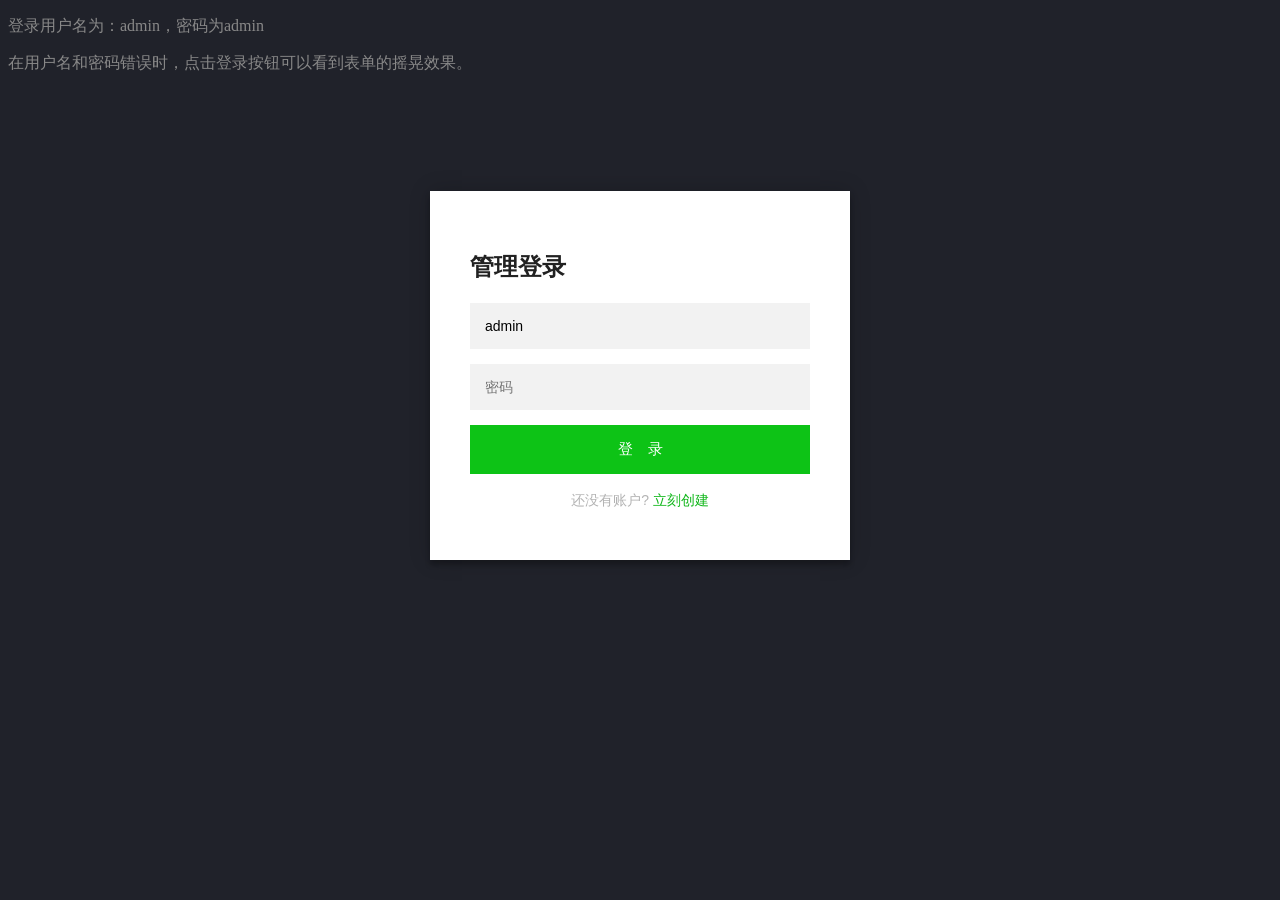
<file: target/HMS0/model/ladmin/login.html>
<!DOCTYPE html>
<html lang="zh">
<head>
<meta charset="UTF-8">
<meta http-equiv="X-UA-Compatible" content="IE=edge,chrome=1">
<meta name="viewport" content="width=device-width, initial-scale=1.0">
<title>带摇晃特效的扁平风格登录注册表单界面</title>
<link rel="stylesheet" type="text/css" href="css/login.css">
</head>
<body>
<p class="center">登录用户名为：admin，密码为admin</p>
<p class="center">在用户名和密码错误时，点击登录按钮可以看到表单的摇晃效果。</p>
<div id="wrapper" class="login-page">
<div id="login_form" class="form">
<form class="register-form">
<input type="text" placeholder="用户名" value="admin" id="r_user_name" />
<input type="password" placeholder="密码" id="r_password" />
<input type="text" placeholder="电子邮件" id="r_emial" />
<button id="create">创建账户</button>
<p class="message">已经有了一个账户? <a href="#">立刻登录</a></p>
</form>
<form class="login-form">
 <h2>管理登录</h2>
<input type="text" placeholder="用户名" value="admin" id="user_name" />
<input type="password" placeholder="密码" id="password" />
<button id="login">登　录</button>
<p class="message">还没有账户? <a href="#">立刻创建</a></p>
</form>
</div>
</div>
<script src="http://www.jq22.com/jquery/jquery-1.10.2.js"></script>
<script type="text/javascript">
	function check_login()
	{
	 var name=$("#user_name").val();
	 var pass=$("#password").val();
	 if(name=="admin" && pass=="admin")
	 {
	  alert("登录成功！");
	  $("#user_name").val("");
	  $("#password").val("");
       $(location).attr('href', 'index.html');
	 }
	 else
	 {
	  $("#login_form").removeClass('shake_effect');  
	  setTimeout(function()
	  {
	   $("#login_form").addClass('shake_effect')
	  },1);  
	 }
	}
	function check_register(){
		var name = $("#r_user_name").val();
		var pass = $("#r_password").val();
		var email = $("r_email").val();
		if(name!="" && pass=="" && email != "")
		 {
		  alert("注册成功！");
		  $("#user_name").val("");
		  $("#password").val("");
		 }
		 else
		 {
		  $("#login_form").removeClass('shake_effect');  
		  setTimeout(function()
		  {
		   $("#login_form").addClass('shake_effect')
		  },1);  
		 }
	}
	$(function(){
		$("#create").click(function(){
			check_register();
			return false;
		})
		$("#login").click(function(){
			check_login();
			return false;
		})
		$('.message a').click(function () {
		    $('form').animate({
		        height: 'toggle',
		        opacity: 'toggle'
		    }, 'slow');
		});
	})
	</script>
</body>
</html>
</file>
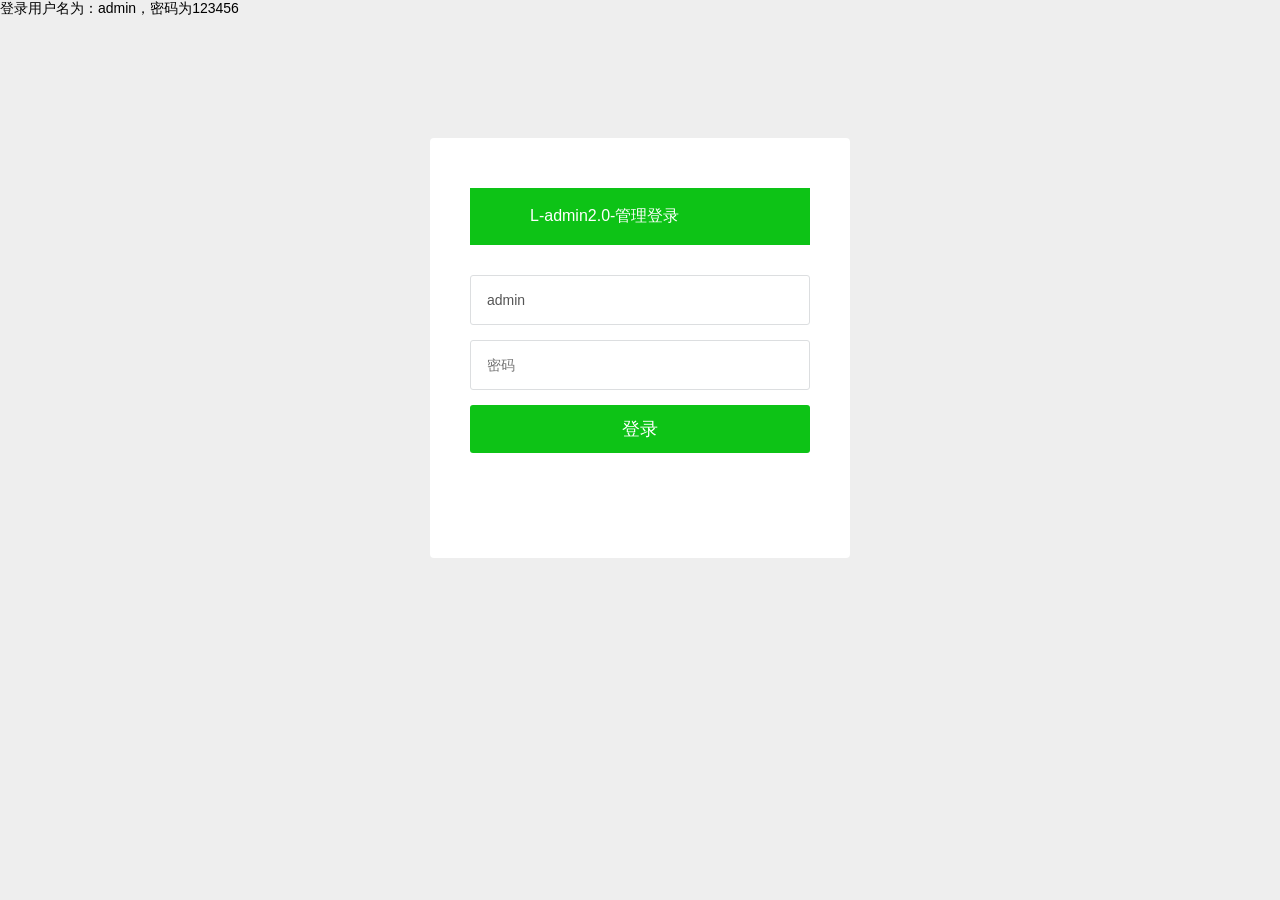
<file: target/HMS0/model/ladmin/login2.html>
<!doctype html>
<html lang="en">
<head>
	<meta charset="UTF-8">
	<title>后台登录-X-admin2.0</title>
	<meta name="renderer" content="webkit|ie-comp|ie-stand">
    <meta http-equiv="X-UA-Compatible" content="IE=edge,chrome=1">
    <meta name="viewport" content="width=device-width,user-scalable=yes, minimum-scale=0.4, initial-scale=0.8,target-densitydpi=low-dpi" />
    <meta http-equiv="Cache-Control" content="no-siteapp" />

    <link rel="shortcut icon" href="/favicon.ico" type="image/x-icon" />
    <link rel="stylesheet" href="css/font.css">
	<link rel="stylesheet" href="css/xadmin.css">
    <script src="http://www.jq22.com/jquery/jquery-1.10.2.js"></script>
    <script src="lib/layui/layui.js" charset="utf-8"></script>
    <script type="text/javascript" src="js/xadmin.js"></script>

</head>
<body class="login-bg">
<p class="center">登录用户名为：admin，密码为123456</p>
    <div class="login layui-anim layui-anim-up">
        <div class="message">L-admin2.0-管理登录</div>
        <div id="darkbannerwrap"></div>
        
        <form method="post" class="layui-form" >
            <input name="username" placeholder="用户名"  type="text" lay-verify="required" class="layui-input" value="admin">
            <hr class="hr15">
            <input name="password" lay-verify="required" placeholder="密码"  type="password" class="layui-input">
            <hr class="hr15">
            <input value="登录" style="background:#0dc316;" lay-submit lay-filter="login" style="width:100%;" type="submit">
            <hr class="hr20" >
        </form>
    </div>

    <script>
        $(function  () {
            layui.use('form', function(){
              var form = layui.form;
              // layer.msg('玩命卖萌中', function(){
              //   //关闭后的操作
              //   });
              //监听提交
              form.on('submit(login)', function(data){
                // alert(888)
                layer.msg(JSON.stringify(data.field),function(){
                    location.href='index.html'
                });
                return false;
              });
            });
        })

        
    </script>

    
    <!-- 底部结束 -->
</body>
</html>
</file>
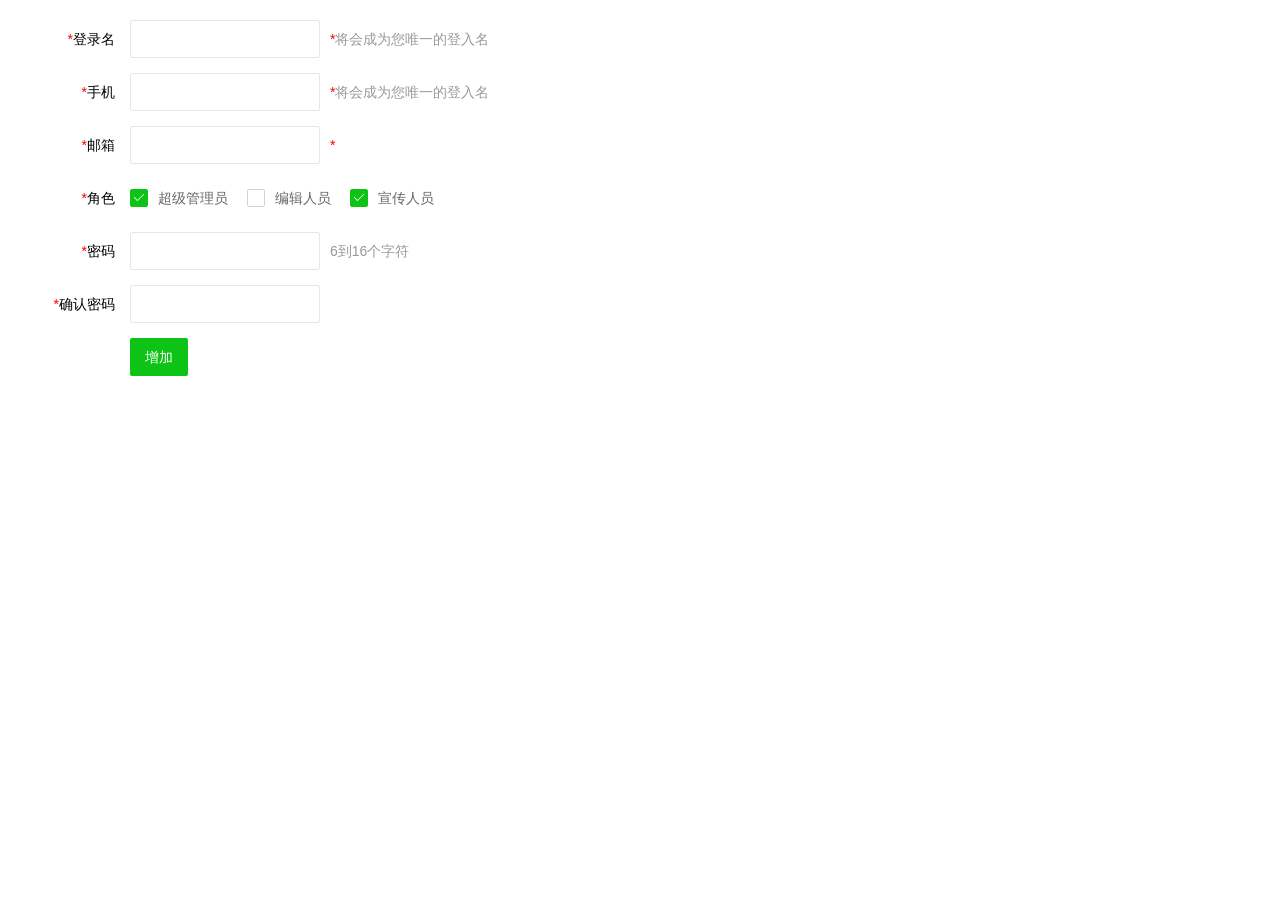
<file: target/HMS0/model/ladmin/html/admin-add.html>
<!DOCTYPE html>
<html>
  
  <head>
    <meta charset="UTF-8">
    <title>欢迎页面-L-admin1.0</title>
    <meta name="renderer" content="webkit">
    <meta http-equiv="X-UA-Compatible" content="IE=edge,chrome=1">
    <meta name="viewport" content="width=device-width,user-scalable=yes, minimum-scale=0.4, initial-scale=0.8,target-densitydpi=low-dpi" />
    <link rel="shortcut icon" href="/favicon.ico" type="image/x-icon" />
    <link rel="stylesheet" href="../css/font.css">
    <link rel="stylesheet" href="../css/xadmin.css">
    <script src="../js/jquery.min.js"></script>
    <script type="text/javascript" src="../lib/layui/layui.js" charset="utf-8"></script>
    <script type="text/javascript" src="../js/xadmin.js"></script>
    <!-- 让IE8/9支持媒体查询，从而兼容栅格 -->
    <!--[if lt IE 9]>
      <script src="https://cdn.staticfile.org/html5shiv/r29/html5.min.js"></script>
      <script src="https://cdn.staticfile.org/respond.js/1.4.2/respond.min.js"></script>
    <![endif]-->
  </head>
  
  <body>
    <div class="x-body">
        <form class="layui-form">
          <div class="layui-form-item">
              <label for="username" class="layui-form-label">
                  <span class="x-red">*</span>登录名
              </label>
              <div class="layui-input-inline">
                  <input type="text" id="username" name="username" required lay-verify="required"
                  autocomplete="off" class="layui-input">
              </div>
              <div class="layui-form-mid layui-word-aux">
                  <span class="x-red">*</span>将会成为您唯一的登入名
              </div>
          </div>
          <div class="layui-form-item">
              <label for="phone" class="layui-form-label">
                  <span class="x-red">*</span>手机
              </label>
              <div class="layui-input-inline">
                  <input type="text" id="phone" name="phone" required lay-verify="phone"
                  autocomplete="off" class="layui-input">
              </div>
              <div class="layui-form-mid layui-word-aux">
                  <span class="x-red">*</span>将会成为您唯一的登入名
              </div>
          </div>
          <div class="layui-form-item">
              <label for="L_email" class="layui-form-label">
                  <span class="x-red">*</span>邮箱
              </label>
              <div class="layui-input-inline">
                  <input type="text" id="L_email" name="email" required lay-verify="email"
                  autocomplete="off" class="layui-input">
              </div>
              <div class="layui-form-mid layui-word-aux">
                  <span class="x-red">*</span>
              </div>
          </div>
          <div class="layui-form-item">
              <label class="layui-form-label"><span class="x-red">*</span>角色</label>
              <div class="layui-input-block">
                <input type="checkbox" name="like1[write]" lay-skin="primary" title="超级管理员" checked="">
                <input type="checkbox" name="like1[read]" lay-skin="primary" title="编辑人员">
                <input type="checkbox" name="like1[write]" lay-skin="primary" title="宣传人员" checked="">
              </div>
          </div>
          <div class="layui-form-item">
              <label for="L_pass" class="layui-form-label">
                  <span class="x-red">*</span>密码
              </label>
              <div class="layui-input-inline">
                  <input type="password" id="L_pass" name="pass" required lay-verify="pass"
                  autocomplete="off" class="layui-input">
              </div>
              <div class="layui-form-mid layui-word-aux">
                  6到16个字符
              </div>
          </div>
          <div class="layui-form-item">
              <label for="L_repass" class="layui-form-label">
                  <span class="x-red">*</span>确认密码
              </label>
              <div class="layui-input-inline">
                  <input type="password" id="L_repass" name="repass" required lay-verify="repass"
                  autocomplete="off" class="layui-input">
              </div>
          </div>
          <div class="layui-form-item">
              <label for="L_repass" class="layui-form-label">
              </label>
              <button  class="layui-btn" lay-filter="add" lay-submit="">
                  增加
              </button>
          </div>
      </form>
    </div>
    <script>
        layui.use(['form','layer'], function(){
            $ = layui.jquery;
          var form = layui.form
          ,layer = layui.layer;
        
          //自定义验证规则
          form.verify({
            nikename: function(value){
              if(value.length < 5){
                return '昵称至少得5个字符啊';
              }
            }
            ,pass: [/(.+){6,12}$/, '密码必须6到12位']
            ,repass: function(value){
                if($('#L_pass').val()!=$('#L_repass').val()){
                    return '两次密码不一致';
                }
            }
          });

          //监听提交
          form.on('submit(add)', function(data){
            console.log(data);
            //发异步，把数据提交给php
            layer.alert("增加成功", {icon: 6},function () {
                // 获得frame索引
                var index = parent.layer.getFrameIndex(window.name);
                //关闭当前frame
                parent.layer.close(index);
            });
            return false;
          });
          
          
        });
    </script>
  </body>

</html>
</file>
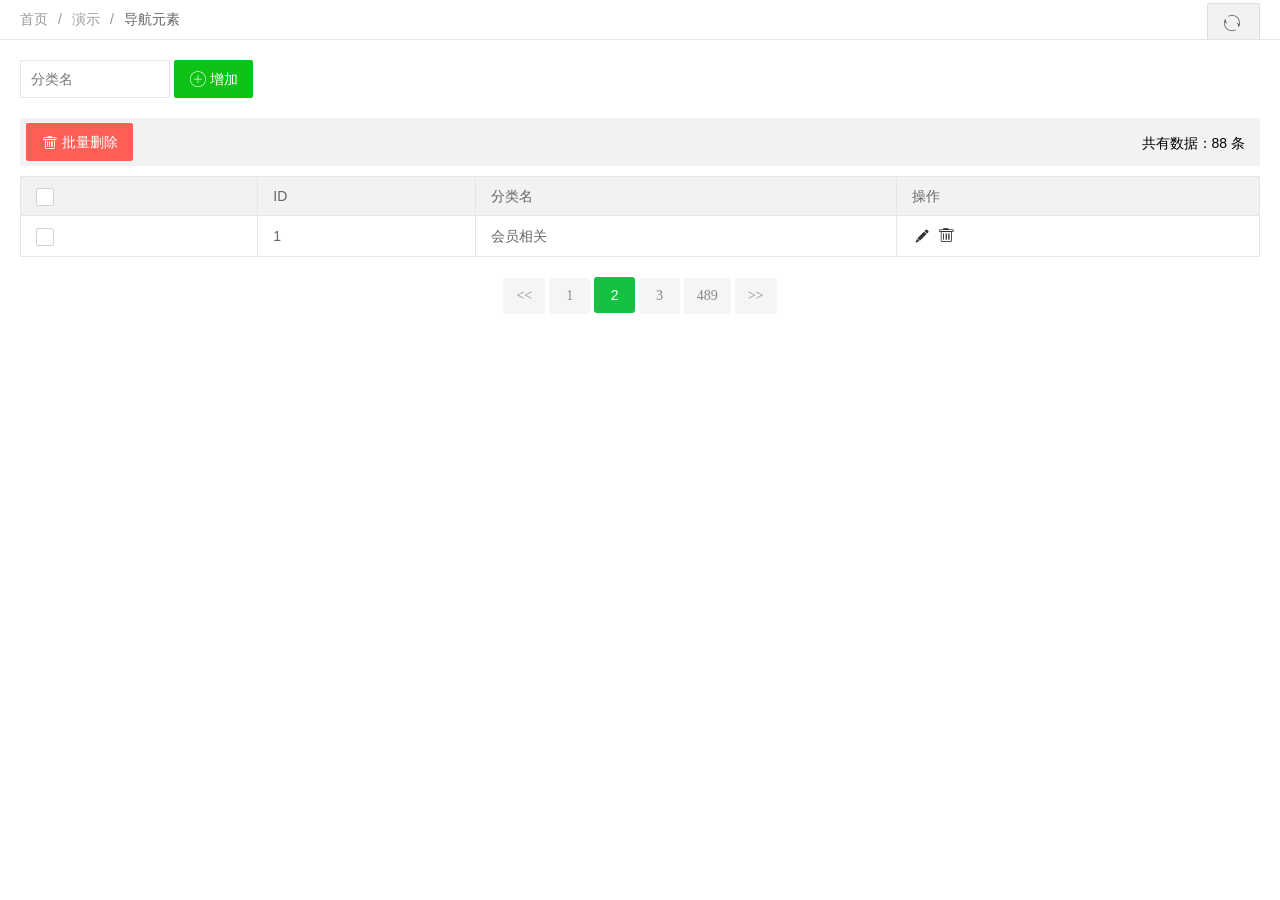
<file: target/HMS0/model/ladmin/html/admin-cate.html>
<!DOCTYPE html>
<html>
  
  <head>
    <meta charset="UTF-8">
    <title>欢迎页面-L-admin1.0</title>
    <meta name="renderer" content="webkit">
    <meta http-equiv="X-UA-Compatible" content="IE=edge,chrome=1">
    <meta name="viewport" content="width=device-width,user-scalable=yes, minimum-scale=0.4, initial-scale=0.8,target-densitydpi=low-dpi" />
    <link rel="shortcut icon" href="/favicon.ico" type="image/x-icon" />
    <link rel="stylesheet" href="../css/font.css">
    <link rel="stylesheet" href="../css/xadmin.css">
    <script src="../js/jquery.min.js"></script>
    <script type="text/javascript" src="../lib/layui/layui.js" charset="utf-8"></script>
    <script type="text/javascript" src="../js/xadmin.js"></script>
    <!-- 让IE8/9支持媒体查询，从而兼容栅格 -->
    <!--[if lt IE 9]>
      <script src="https://cdn.staticfile.org/html5shiv/r29/html5.min.js"></script>
      <script src="https://cdn.staticfile.org/respond.js/1.4.2/respond.min.js"></script>
    <![endif]-->
  </head>
  
  <body>
    <div class="x-nav">
      <span class="layui-breadcrumb">
        <a href="">首页</a>
        <a href="">演示</a>
        <a>
          <cite>导航元素</cite></a>
      </span>
      <a class="layui-btn layui-btn-primary layui-btn-small" style="line-height:1.6em;margin-top:3px;float:right" href="javascript:location.replace(location.href);" title="刷新">
        <i class="layui-icon" style="line-height:38px">ဂ</i></a>
    </div>
    <div class="x-body">
      <div class="layui-row">
        <form class="layui-form layui-col-md12 x-so layui-form-pane">
          <input class="layui-input" placeholder="分类名" name="cate_name">
          <button class="layui-btn"  lay-submit="" lay-filter="sreach"><i class="layui-icon"></i>增加</button>
        </form>
      </div>
      <xblock>
        <button class="layui-btn layui-btn-danger" onclick="delAll()"><i class="layui-icon"></i>批量删除</button>
        <span class="x-right" style="line-height:40px">共有数据：88 条</span>
      </xblock>
      <table class="layui-table">
        <thead>
          <tr>
            <th>
              <div class="layui-unselect header layui-form-checkbox" lay-skin="primary"><i class="layui-icon">&#xe605;</i></div>
            </th>
            <th>ID</th>
            <th>分类名</th>
            <th>操作</th>
        </thead>
        <tbody>
          <tr>
            <td>
              <div class="layui-unselect layui-form-checkbox" lay-skin="primary" data-id='2'><i class="layui-icon">&#xe605;</i></div>
            </td>
            <td>1</td>
            <td>会员相关</td>
            <td class="td-manage">
              <a title="编辑"  onclick="x_admin_show('编辑','admin-edit.html')" href="javascript:;">
                <i class="layui-icon">&#xe642;</i>
              </a>
              <a title="删除" onclick="member_del(this,'要删除的id')" href="javascript:;">
                <i class="layui-icon">&#xe640;</i>
              </a>
            </td>
          </tr>
        </tbody>
      </table>
      <div class="page">
        <div>
          <a class="prev" href="">&lt;&lt;</a>
          <a class="num" href="">1</a>
          <span class="current">2</span>
          <a class="num" href="">3</a>
          <a class="num" href="">489</a>
          <a class="next" href="">&gt;&gt;</a>
        </div>
      </div>

    </div>
    <script>
      layui.use('laydate', function(){
        var laydate = layui.laydate;
        
        //执行一个laydate实例
        laydate.render({
          elem: '#start' //指定元素
        });

        //执行一个laydate实例
        laydate.render({
          elem: '#end' //指定元素
        });
      });

       /*用户-停用*/
      function member_stop(obj,id){
          layer.confirm('确认要停用吗？',function(index){

              if($(obj).attr('title')=='启用'){

                //发异步把用户状态进行更改
                $(obj).attr('title','停用')
                $(obj).find('i').html('&#xe62f;');

                $(obj).parents("tr").find(".td-status").find('span').addClass('layui-btn-disabled').html('已停用');
                layer.msg('已停用!',{icon: 5,time:1000});

              }else{
                $(obj).attr('title','启用')
                $(obj).find('i').html('&#xe601;');

                $(obj).parents("tr").find(".td-status").find('span').removeClass('layui-btn-disabled').html('已启用');
                layer.msg('已启用!',{icon: 5,time:1000});
              }
              
          });
      }

      /*用户-删除*/
      function member_del(obj,id){
          layer.confirm('确认要删除吗？',function(index){
              //发异步删除数据
              $(obj).parents("tr").remove();
              layer.msg('已删除!',{icon:1,time:1000});
          });
      }



      function delAll (argument) {

        var data = tableCheck.getData();
  
        layer.confirm('确认要删除吗？'+data,function(index){
            //捉到所有被选中的，发异步进行删除
            layer.msg('删除成功', {icon: 1});
            $(".layui-form-checked").not('.header').parents('tr').remove();
        });
      }
    </script>
  </body>

</html>
</file>
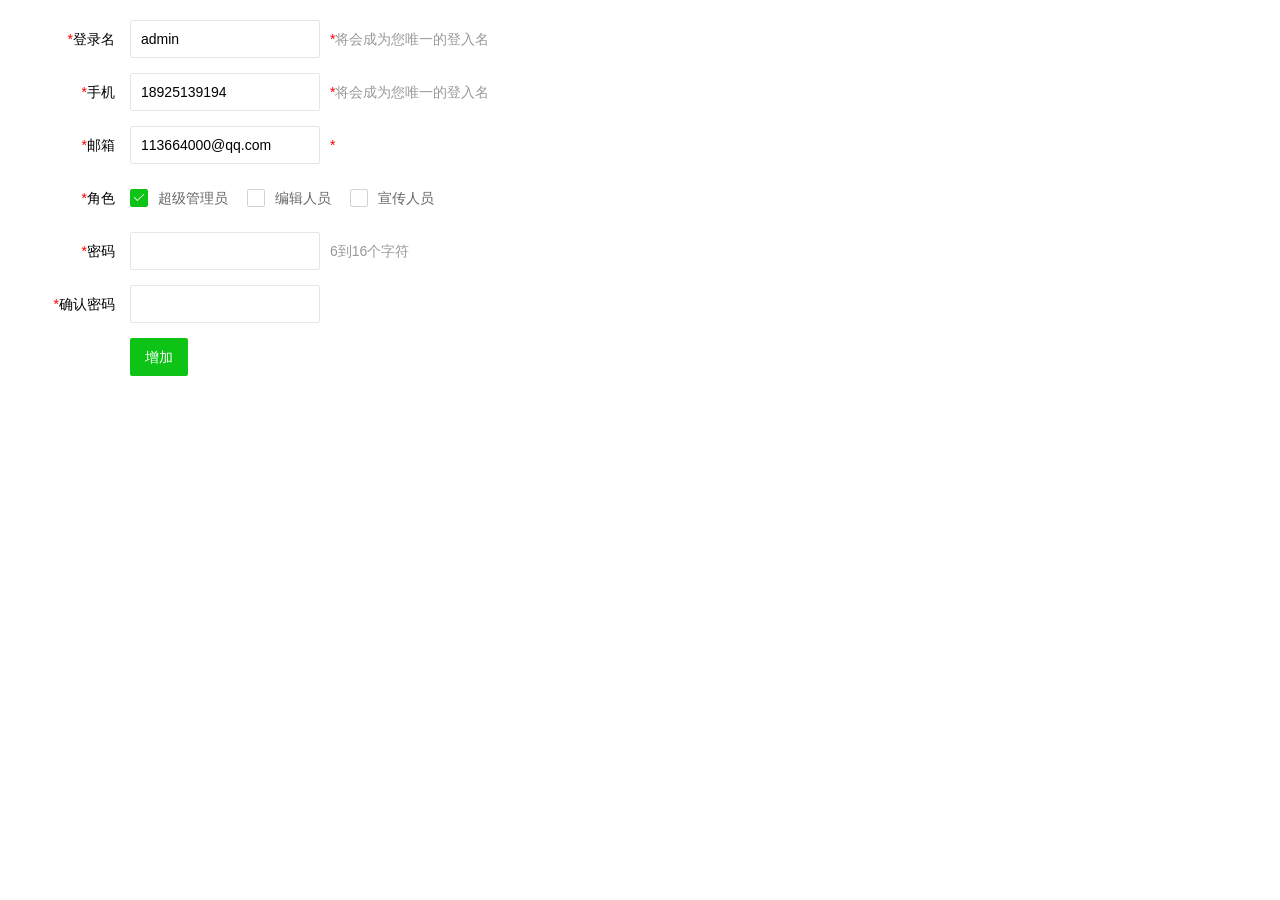
<file: target/HMS0/model/ladmin/html/admin-edit.html>
<!DOCTYPE html>
<html>
  
  <head>
    <meta charset="UTF-8">
    <title>欢迎页面-L-admin1.0</title>
    <meta name="renderer" content="webkit">
    <meta http-equiv="X-UA-Compatible" content="IE=edge,chrome=1">
    <meta name="viewport" content="width=device-width,user-scalable=yes, minimum-scale=0.4, initial-scale=0.8,target-densitydpi=low-dpi" />
    <link rel="shortcut icon" href="/favicon.ico" type="image/x-icon" />
    <link rel="stylesheet" href="../css/font.css">
    <link rel="stylesheet" href="../css/xadmin.css">
    <script src="../js/jquery.min.js"></script>
    <script type="text/javascript" src="../lib/layui/layui.js" charset="utf-8"></script>
    <script type="text/javascript" src="../js/xadmin.js"></script>
    <!-- 让IE8/9支持媒体查询，从而兼容栅格 -->
    <!--[if lt IE 9]>
      <script src="https://cdn.staticfile.org/html5shiv/r29/html5.min.js"></script>
      <script src="https://cdn.staticfile.org/respond.js/1.4.2/respond.min.js"></script>
    <![endif]-->
  </head>
  
  <body>
    <div class="x-body">
        <form class="layui-form">
          <div class="layui-form-item">
              <label for="username" class="layui-form-label">
                  <span class="x-red">*</span>登录名
              </label>
              <div class="layui-input-inline">
                  <input type="text" id="username" name="username" required lay-verify="required"
                  autocomplete="off" value="admin" class="layui-input">
              </div>
              <div class="layui-form-mid layui-word-aux">
                  <span class="x-red">*</span>将会成为您唯一的登入名
              </div>
          </div>
          <div class="layui-form-item">
              <label for="phone" class="layui-form-label">
                  <span class="x-red">*</span>手机
              </label>
              <div class="layui-input-inline">
                  <input type="text" value="18925139194" id="phone" name="phone" required lay-verify="phone"
                  autocomplete="off" class="layui-input">
              </div>
              <div class="layui-form-mid layui-word-aux">
                  <span class="x-red">*</span>将会成为您唯一的登入名
              </div>
          </div>
          <div class="layui-form-item">
              <label for="L_email" class="layui-form-label">
                  <span class="x-red">*</span>邮箱
              </label>
              <div class="layui-input-inline">
                  <input type="text" value="113664000@qq.com" id="L_email" name="email" required lay-verify="email"
                  autocomplete="off" class="layui-input">
              </div>
              <div class="layui-form-mid layui-word-aux">
                  <span class="x-red">*</span>
              </div>
          </div>
          <div class="layui-form-item">
              <label class="layui-form-label"><span class="x-red">*</span>角色</label>
              <div class="layui-input-block">
                <input type="checkbox" name="like1[write]" lay-skin="primary" title="超级管理员" checked="">
                <input type="checkbox" name="like1[read]" lay-skin="primary" title="编辑人员">
                <input type="checkbox" name="like1[write]" lay-skin="primary" title="宣传人员" >
              </div>
          </div>
          <div class="layui-form-item">
              <label for="L_pass" class="layui-form-label">
                  <span class="x-red">*</span>密码
              </label>
              <div class="layui-input-inline">
                  <input type="password" id="L_pass" name="pass" required lay-verify="pass"
                  autocomplete="off" class="layui-input">
              </div>
              <div class="layui-form-mid layui-word-aux">
                  6到16个字符
              </div>
          </div>
          <div class="layui-form-item">
              <label for="L_repass" class="layui-form-label">
                  <span class="x-red">*</span>确认密码
              </label>
              <div class="layui-input-inline">
                  <input type="password" id="L_repass" name="repass" required lay-verify="repass"
                  autocomplete="off" class="layui-input">
              </div>
          </div>
          <div class="layui-form-item">
              <label for="L_repass" class="layui-form-label">
              </label>
              <button  class="layui-btn" lay-filter="add" lay-submit="">
                  增加
              </button>
          </div>
      </form>
    </div>
    <script>
        layui.use(['form','layer'], function(){
            $ = layui.jquery;
          var form = layui.form
          ,layer = layui.layer;
        
          //自定义验证规则
          form.verify({
            nikename: function(value){
              if(value.length < 5){
                return '昵称至少得5个字符啊';
              }
            }
            ,pass: [/(.+){6,12}$/, '密码必须6到12位']
            ,repass: function(value){
                if($('#L_pass').val()!=$('#L_repass').val()){
                    return '两次密码不一致';
                }
            }
          });

          //监听提交
          form.on('submit(add)', function(data){
            console.log(data);
            //发异步，把数据提交给php
            layer.alert("增加成功", {icon: 6},function () {
                // 获得frame索引
                var index = parent.layer.getFrameIndex(window.name);
                //关闭当前frame
                parent.layer.close(index);
            });
            return false;
          });
          
          
        });
    </script>
  </body>

</html>
</file>
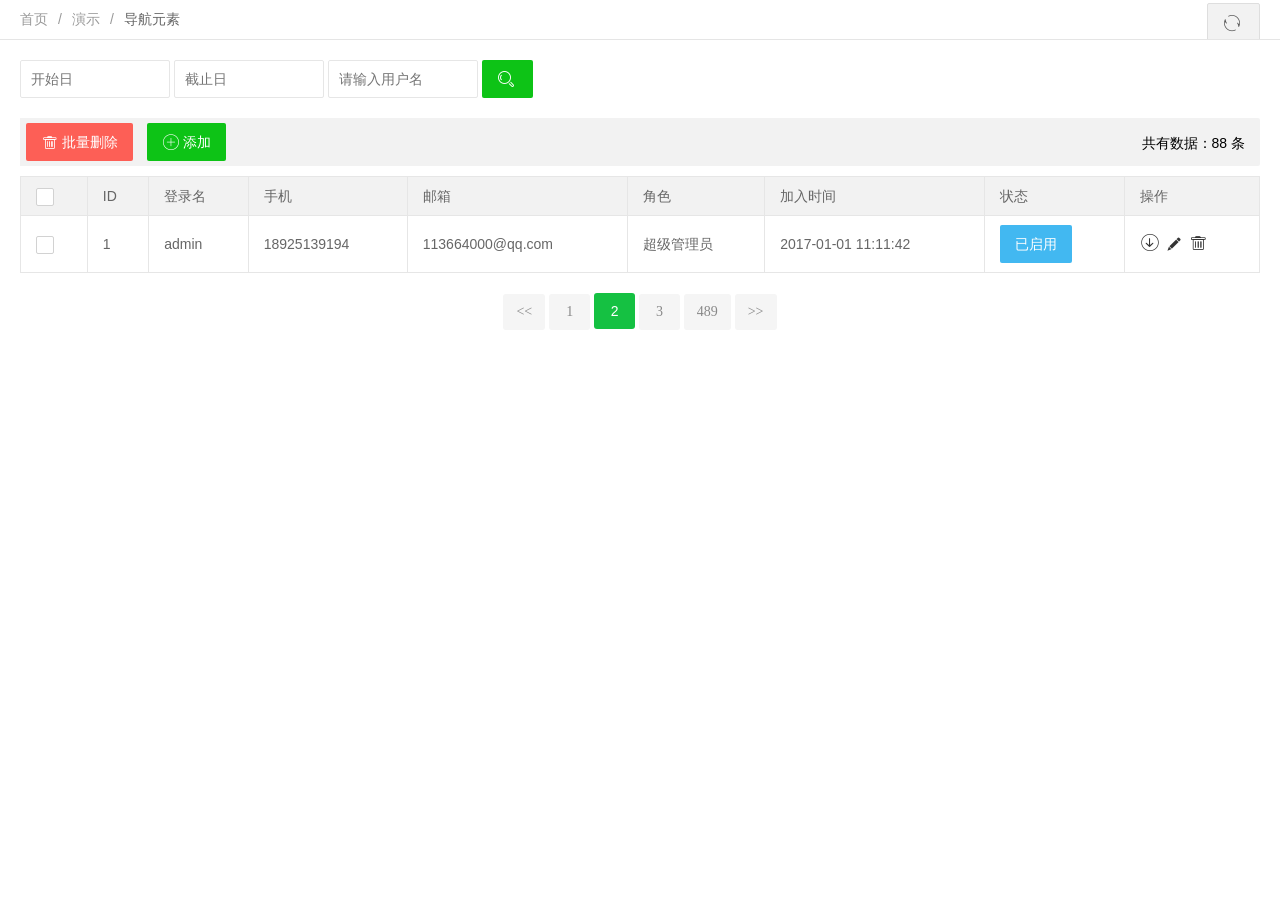
<file: target/HMS0/model/ladmin/html/admin-list.html>
<!DOCTYPE html>
<html>
  
  <head>
    <meta charset="UTF-8">
    <title>欢迎页面-L-admin1.0</title>
    <meta name="renderer" content="webkit">
    <meta http-equiv="X-UA-Compatible" content="IE=edge,chrome=1">
    <meta name="viewport" content="width=device-width,user-scalable=yes, minimum-scale=0.4, initial-scale=0.8,target-densitydpi=low-dpi" />
    <link rel="shortcut icon" href="/favicon.ico" type="image/x-icon" />
    <link rel="stylesheet" href="../css/font.css">
    <link rel="stylesheet" href="../css/xadmin.css">
    <script src="../js/jquery.min.js"></script>
    <script type="text/javascript" src="../lib/layui/layui.js" charset="utf-8"></script>
    <script type="text/javascript" src="../js/xadmin.js"></script>
    <!-- 让IE8/9支持媒体查询，从而兼容栅格 -->
    <!--[if lt IE 9]>
      <script src="https://cdn.staticfile.org/html5shiv/r29/html5.min.js"></script>
      <script src="https://cdn.staticfile.org/respond.js/1.4.2/respond.min.js"></script>
    <![endif]-->
  </head>
  
  <body>
    <div class="x-nav">
      <span class="layui-breadcrumb">
        <a href="">首页</a>
        <a href="">演示</a>
        <a>
          <cite>导航元素</cite></a>
      </span>
      <a class="layui-btn layui-btn-primary layui-btn-small" style="line-height:1.6em;margin-top:3px;float:right" href="javascript:location.replace(location.href);" title="刷新">
        <i class="layui-icon" style="line-height:38px">ဂ</i></a>
    </div>
    <div class="x-body">
      <div class="layui-row">
        <form class="layui-form layui-col-md12 x-so">
          <input class="layui-input" placeholder="开始日" name="start" id="start">
          <input class="layui-input" placeholder="截止日" name="end" id="end">
          <input type="text" name="username"  placeholder="请输入用户名" autocomplete="off" class="layui-input">
          <button class="layui-btn"  lay-submit="" lay-filter="sreach"><i class="layui-icon">&#xe615;</i></button>
        </form>
      </div>
      <xblock>
        <button class="layui-btn layui-btn-danger" onclick="delAll()"><i class="layui-icon"></i>批量删除</button>
        <button class="layui-btn" onclick="x_admin_show('添加用户','./admin-add.html')"><i class="layui-icon"></i>添加</button>
        <span class="x-right" style="line-height:40px">共有数据：88 条</span>
      </xblock>
      <table class="layui-table">
        <thead>
          <tr>
            <th>
              <div class="layui-unselect header layui-form-checkbox" lay-skin="primary"><i class="layui-icon">&#xe605;</i></div>
            </th>
            <th>ID</th>
            <th>登录名</th>
            <th>手机</th>
            <th>邮箱</th>
            <th>角色</th>
            <th>加入时间</th>
            <th>状态</th>
            <th>操作</th>
        </thead>
        <tbody>
          <tr>
            <td>
              <div class="layui-unselect layui-form-checkbox" lay-skin="primary" data-id='2'><i class="layui-icon">&#xe605;</i></div>
            </td>
            <td>1</td>
            <td>admin</td>
            <td>18925139194</td>
            <td>113664000@qq.com</td>
            <td>超级管理员</td>
            <td>2017-01-01 11:11:42</td>
            <td class="td-status">
              <span class="layui-btn layui-btn-normal layui-btn-mini">已启用</span></td>
            <td class="td-manage">
              <a onclick="member_stop(this,'10001')" href="javascript:;"  title="启用">
                <i class="layui-icon">&#xe601;</i>
              </a>
              <a title="编辑"  onclick="x_admin_show('编辑','admin-edit.html')" href="javascript:;">
                <i class="layui-icon">&#xe642;</i>
              </a>
              <a title="删除" onclick="member_del(this,'要删除的id')" href="javascript:;">
                <i class="layui-icon">&#xe640;</i>
              </a>
            </td>
          </tr>
        </tbody>
      </table>
      <div class="page">
        <div>
          <a class="prev" href="">&lt;&lt;</a>
          <a class="num" href="">1</a>
          <span class="current">2</span>
          <a class="num" href="">3</a>
          <a class="num" href="">489</a>
          <a class="next" href="">&gt;&gt;</a>
        </div>
      </div>

    </div>
    <script>
      layui.use('laydate', function(){
        var laydate = layui.laydate;
        
        //执行一个laydate实例
        laydate.render({
          elem: '#start' //指定元素
        });

        //执行一个laydate实例
        laydate.render({
          elem: '#end' //指定元素
        });
      });

       /*用户-停用*/
      function member_stop(obj,id){
          layer.confirm('确认要停用吗？',function(index){

              if($(obj).attr('title')=='启用'){

                //发异步把用户状态进行更改
                $(obj).attr('title','停用')
                $(obj).find('i').html('&#xe62f;');

                $(obj).parents("tr").find(".td-status").find('span').addClass('layui-btn-disabled').html('已停用');
                layer.msg('已停用!',{icon: 5,time:1000});

              }else{
                $(obj).attr('title','启用')
                $(obj).find('i').html('&#xe601;');

                $(obj).parents("tr").find(".td-status").find('span').removeClass('layui-btn-disabled').html('已启用');
                layer.msg('已启用!',{icon: 5,time:1000});
              }
              
          });
      }

      /*用户-删除*/
      function member_del(obj,id){
          layer.confirm('确认要删除吗？',function(index){
              //发异步删除数据
              $(obj).parents("tr").remove();
              layer.msg('已删除!',{icon:1,time:1000});
          });
      }



      function delAll (argument) {

        var data = tableCheck.getData();
  
        layer.confirm('确认要删除吗？'+data,function(index){
            //捉到所有被选中的，发异步进行删除
            layer.msg('删除成功', {icon: 1});
            $(".layui-form-checked").not('.header').parents('tr').remove();
        });
      }
    </script>
  </body>

</html>
</file>
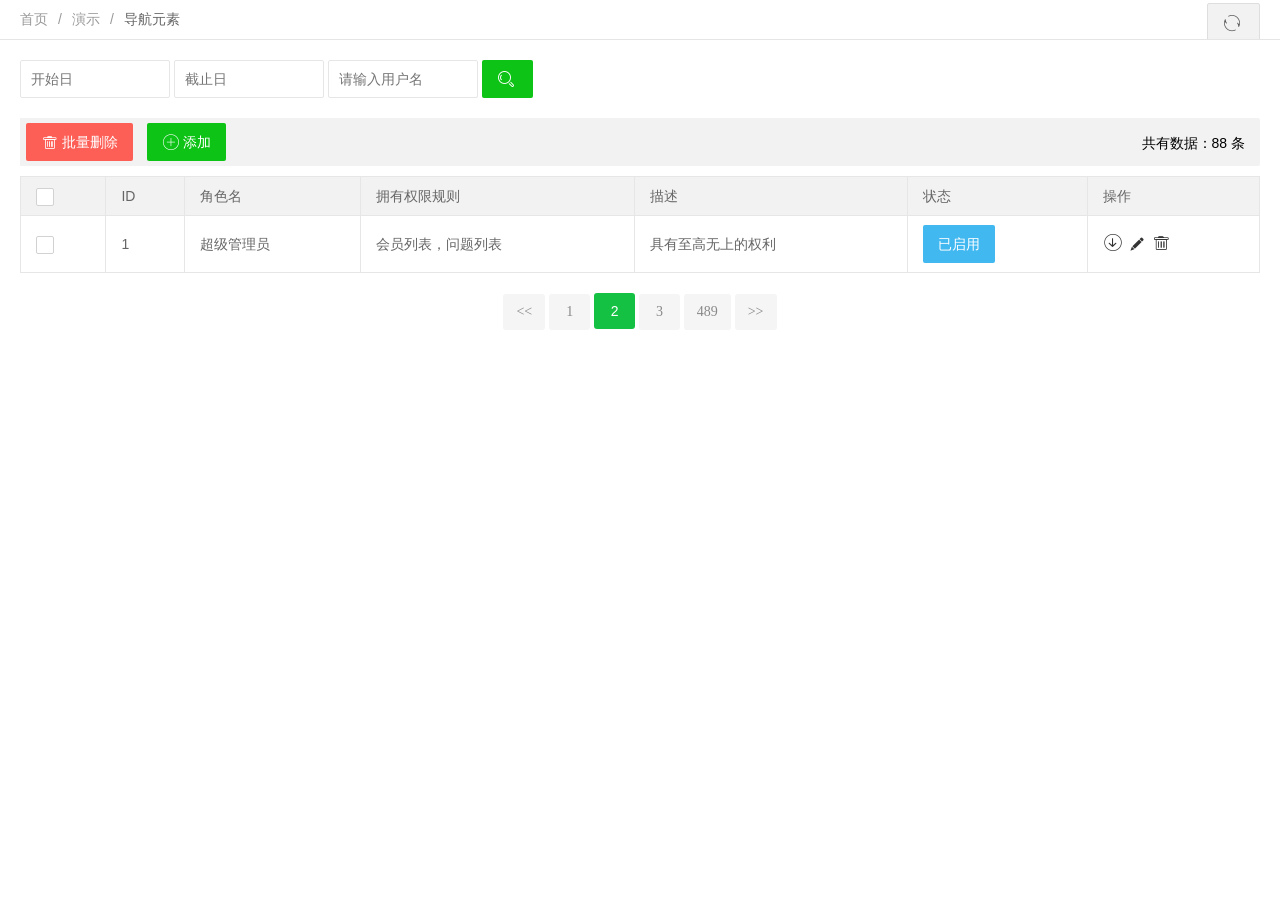
<file: target/HMS0/model/ladmin/html/admin-role.html>
<!DOCTYPE html>
<html>
  
  <head>
    <meta charset="UTF-8">
    <title>欢迎页面-L-admin1.0</title>
    <meta name="renderer" content="webkit">
    <meta http-equiv="X-UA-Compatible" content="IE=edge,chrome=1">
    <meta name="viewport" content="width=device-width,user-scalable=yes, minimum-scale=0.4, initial-scale=0.8,target-densitydpi=low-dpi" />
    <link rel="shortcut icon" href="/favicon.ico" type="image/x-icon" />
    <link rel="stylesheet" href="../css/font.css">
    <link rel="stylesheet" href="../css/xadmin.css">
    <script src="../js/jquery.min.js"></script>
    <script type="text/javascript" src="../lib/layui/layui.js" charset="utf-8"></script>
    <script type="text/javascript" src="../js/xadmin.js"></script>
    <!-- 让IE8/9支持媒体查询，从而兼容栅格 -->
    <!--[if lt IE 9]>
      <script src="https://cdn.staticfile.org/html5shiv/r29/html5.min.js"></script>
      <script src="https://cdn.staticfile.org/respond.js/1.4.2/respond.min.js"></script>
    <![endif]-->
  </head>
  
  <body>
    <div class="x-nav">
      <span class="layui-breadcrumb">
        <a href="">首页</a>
        <a href="">演示</a>
        <a>
          <cite>导航元素</cite></a>
      </span>
      <a class="layui-btn layui-btn-primary layui-btn-small" style="line-height:1.6em;margin-top:3px;float:right" href="javascript:location.replace(location.href);" title="刷新">
        <i class="layui-icon" style="line-height:38px">ဂ</i></a>
    </div>
    <div class="x-body">
      <div class="layui-row">
        <form class="layui-form layui-col-md12 x-so">
          <input class="layui-input" placeholder="开始日" name="start" id="start">
          <input class="layui-input" placeholder="截止日" name="end" id="end">
          <input type="text" name="username"  placeholder="请输入用户名" autocomplete="off" class="layui-input">
          <button class="layui-btn"  lay-submit="" lay-filter="sreach"><i class="layui-icon">&#xe615;</i></button>
        </form>
      </div>
      <xblock>
        <button class="layui-btn layui-btn-danger" onclick="delAll()"><i class="layui-icon"></i>批量删除</button>
        <button class="layui-btn" onclick="x_admin_show('添加用户','role-add.html')"><i class="layui-icon"></i>添加</button>
        <span class="x-right" style="line-height:40px">共有数据：88 条</span>
      </xblock>
      <table class="layui-table">
        <thead>
          <tr>
            <th>
              <div class="layui-unselect header layui-form-checkbox" lay-skin="primary"><i class="layui-icon">&#xe605;</i></div>
            </th>
            <th>ID</th>
            <th>角色名</th>
            <th>拥有权限规则</th>
            <th>描述</th>
            <th>状态</th>
            <th>操作</th>
        </thead>
        <tbody>
          <tr>
            <td>
              <div class="layui-unselect layui-form-checkbox" lay-skin="primary" data-id='2'><i class="layui-icon">&#xe605;</i></div>
            </td>
            <td>1</td>
            <td>超级管理员</td>
            <td>会员列表，问题列表</td>
            <td>具有至高无上的权利</td>
            <td class="td-status">
              <span class="layui-btn layui-btn-normal layui-btn-mini">已启用</span></td>
            <td class="td-manage">
              <a onclick="member_stop(this,'10001')" href="javascript:;"  title="启用">
                <i class="layui-icon">&#xe601;</i>
              </a>
              <a title="编辑"  onclick="x_admin_show('编辑','role-add.html')" href="javascript:;">
                <i class="layui-icon">&#xe642;</i>
              </a>
              <a title="删除" onclick="member_del(this,'要删除的id')" href="javascript:;">
                <i class="layui-icon">&#xe640;</i>
              </a>
            </td>
          </tr>
        </tbody>
      </table>
      <div class="page">
        <div>
          <a class="prev" href="">&lt;&lt;</a>
          <a class="num" href="">1</a>
          <span class="current">2</span>
          <a class="num" href="">3</a>
          <a class="num" href="">489</a>
          <a class="next" href="">&gt;&gt;</a>
        </div>
      </div>

    </div>
    <script>
      layui.use('laydate', function(){
        var laydate = layui.laydate;
        
        //执行一个laydate实例
        laydate.render({
          elem: '#start' //指定元素
        });

        //执行一个laydate实例
        laydate.render({
          elem: '#end' //指定元素
        });
      });

       /*用户-停用*/
      function member_stop(obj,id){
          layer.confirm('确认要停用吗？',function(index){

              if($(obj).attr('title')=='启用'){

                //发异步把用户状态进行更改
                $(obj).attr('title','停用')
                $(obj).find('i').html('&#xe62f;');

                $(obj).parents("tr").find(".td-status").find('span').addClass('layui-btn-disabled').html('已停用');
                layer.msg('已停用!',{icon: 5,time:1000});

              }else{
                $(obj).attr('title','启用')
                $(obj).find('i').html('&#xe601;');

                $(obj).parents("tr").find(".td-status").find('span').removeClass('layui-btn-disabled').html('已启用');
                layer.msg('已启用!',{icon: 5,time:1000});
              }
              
          });
      }

      /*用户-删除*/
      function member_del(obj,id){
          layer.confirm('确认要删除吗？',function(index){
              //发异步删除数据
              $(obj).parents("tr").remove();
              layer.msg('已删除!',{icon:1,time:1000});
          });
      }



      function delAll (argument) {

        var data = tableCheck.getData();
  
        layer.confirm('确认要删除吗？'+data,function(index){
            //捉到所有被选中的，发异步进行删除
            layer.msg('删除成功', {icon: 1});
            $(".layui-form-checked").not('.header').parents('tr').remove();
        });
      }
    </script>
  </body>

</html>
</file>
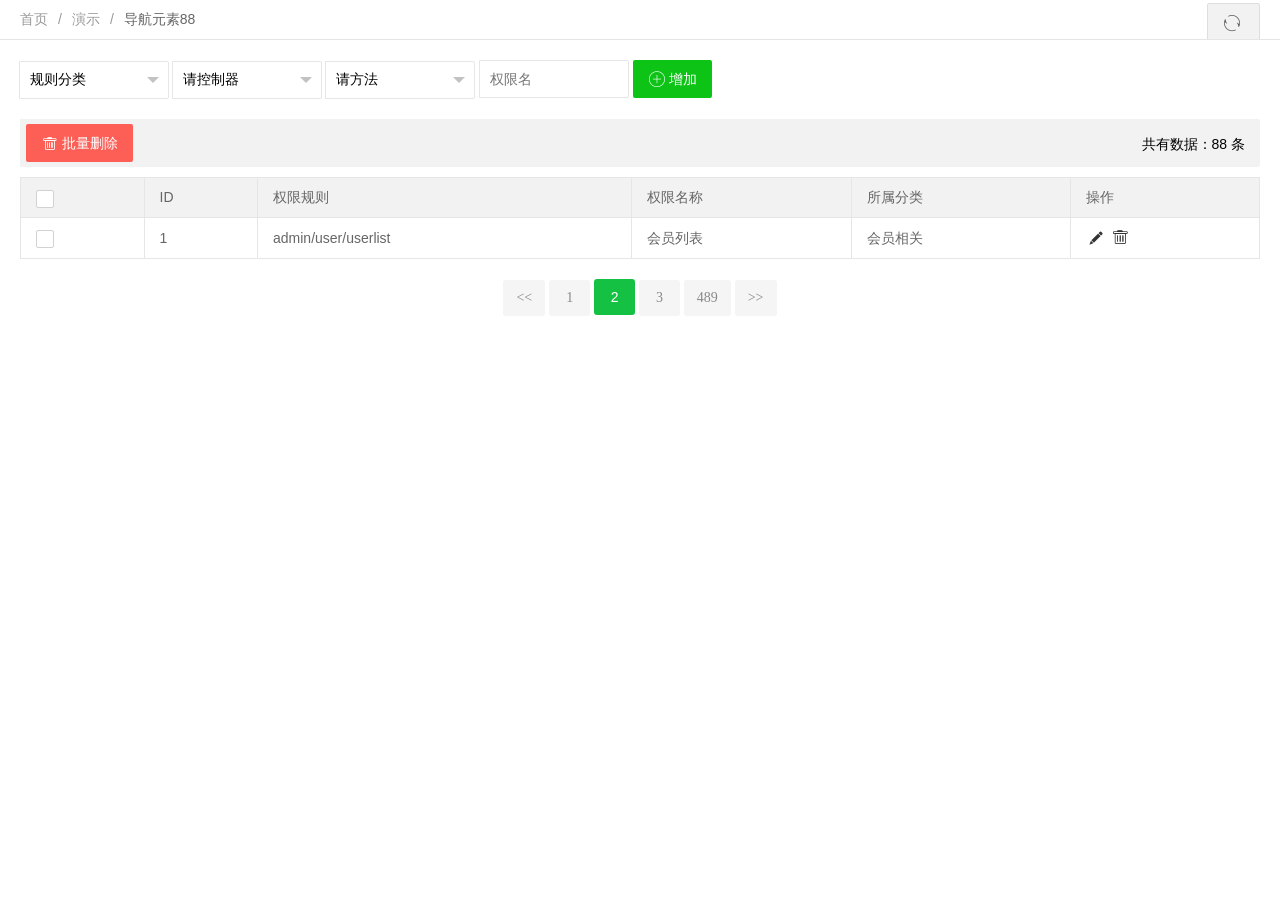
<file: target/HMS0/model/ladmin/html/admin-rule.html>
<!DOCTYPE html>
<html>
  
  <head>
    <meta charset="UTF-8">
    <title>欢迎页面-L-admin1.0</title>
    <meta name="renderer" content="webkit">
    <meta http-equiv="X-UA-Compatible" content="IE=edge,chrome=1">
    <meta name="viewport" content="width=device-width,user-scalable=yes, minimum-scale=0.4, initial-scale=0.8,target-densitydpi=low-dpi" />
    <link rel="shortcut icon" href="/favicon.ico" type="image/x-icon" />
    <link rel="stylesheet" href="../css/font.css">
    <link rel="stylesheet" href="../css/xadmin.css">
    <script src="../js/jquery.min.js"></script>
    <script type="text/javascript" src="../lib/layui/layui.js" charset="utf-8"></script>
    <script type="text/javascript" src="../js/xadmin.js"></script>
    <!-- 让IE8/9支持媒体查询，从而兼容栅格 -->
    <!--[if lt IE 9]>
      <script src="https://cdn.staticfile.org/html5shiv/r29/html5.min.js"></script>
      <script src="https://cdn.staticfile.org/respond.js/1.4.2/respond.min.js"></script>
    <![endif]-->
  </head>
  
  <body>
    <div class="x-nav">
      <span class="layui-breadcrumb">
        <a href="">首页</a>
        <a href="">演示</a>
        <a>
          <cite>导航元素88</cite></a>
      </span>
      <a class="layui-btn layui-btn-primary layui-btn-small" style="line-height:1.6em;margin-top:3px;float:right" href="javascript:location.replace(location.href);" title="刷新">
        <i class="layui-icon" style="line-height:38px">ဂ</i></a>
    </div>
    <div class="x-body">
      <div class="layui-row">
        <form class="layui-form layui-col-md12 x-so layui-form-pane">
          <div class="layui-input-inline">
            <select name="cateid">
              <option>规则分类</option>
              <option>文章</option>
              <option>会员</option>
              <option>权限</option>
            </select>
          </div>
          <div class="layui-input-inline">
            <select name="contrller">
              <option>请控制器</option>
              <option>Index</option>
              <option>Goods</option>
              <option>Cate</option>
            </select>
          </div>
          <div class="layui-input-inline">
            <select name="action">
              <option>请方法</option>
              <option>add</option>
              <option>login</option>
              <option>checklogin</option>
            </select>
          </div>
          <input class="layui-input" placeholder="权限名" name="cate_name" >
          <button class="layui-btn"  lay-submit="" lay-filter="sreach"><i class="layui-icon"></i>增加</button>
        </form>
      </div>
      <xblock>
        <button class="layui-btn layui-btn-danger" onclick="delAll()"><i class="layui-icon"></i>批量删除</button>
        <span class="x-right" style="line-height:40px">共有数据：88 条</span>
      </xblock>
      <table class="layui-table">
        <thead>
          <tr>
            <th>
              <div class="layui-unselect header layui-form-checkbox" lay-skin="primary"><i class="layui-icon">&#xe605;</i></div>
            </th>
            <th>ID</th>
            <th>权限规则</th>
            <th>权限名称</th>
            <th>所属分类</th>
            <th>操作</th>
        </thead>
        <tbody>
          <tr>
            <td>
              <div class="layui-unselect layui-form-checkbox" lay-skin="primary" data-id='2'><i class="layui-icon">&#xe605;</i></div>
            </td>
            <td>1</td>
            <td>admin/user/userlist</td>
            <td>会员列表</td>
            <td>会员相关</td>
            <td class="td-manage">
              <a title="编辑"  onclick="x_admin_show('编辑','xxx.html')" href="javascript:;">
                <i class="layui-icon">&#xe642;</i>
              </a>
              <a title="删除" onclick="member_del(this,'要删除的id')" href="javascript:;">
                <i class="layui-icon">&#xe640;</i>
              </a>
            </td>
          </tr>
        </tbody>
      </table>
      <div class="page">
        <div>
          <a class="prev" href="">&lt;&lt;</a>
          <a class="num" href="">1</a>
          <span class="current">2</span>
          <a class="num" href="">3</a>
          <a class="num" href="">489</a>
          <a class="next" href="">&gt;&gt;</a>
        </div>
      </div>

    </div>
    <script>
      layui.use('laydate', function(){
        var laydate = layui.laydate;

        
        
        //执行一个laydate实例
        laydate.render({
          elem: '#start' //指定元素
        });

        //执行一个laydate实例
        laydate.render({
          elem: '#end' //指定元素
        });
      });

       /*用户-停用*/
      function member_stop(obj,id){
          layer.confirm('确认要停用吗？',function(index){

              if($(obj).attr('title')=='启用'){

                //发异步把用户状态进行更改
                $(obj).attr('title','停用')
                $(obj).find('i').html('&#xe62f;');

                $(obj).parents("tr").find(".td-status").find('span').addClass('layui-btn-disabled').html('已停用');
                layer.msg('已停用!',{icon: 5,time:1000});

              }else{
                $(obj).attr('title','启用')
                $(obj).find('i').html('&#xe601;');

                $(obj).parents("tr").find(".td-status").find('span').removeClass('layui-btn-disabled').html('已启用');
                layer.msg('已启用!',{icon: 5,time:1000});
              }
              
          });
      }

      /*用户-删除*/
      function member_del(obj,id){
          layer.confirm('确认要删除吗？',function(index){
              //发异步删除数据
              $(obj).parents("tr").remove();
              layer.msg('已删除!',{icon:1,time:1000});
          });
      }



      function delAll (argument) {

        var data = tableCheck.getData();
  
        layer.confirm('确认要删除吗？'+data,function(index){
            //捉到所有被选中的，发异步进行删除
            layer.msg('删除成功', {icon: 1});
            $(".layui-form-checked").not('.header').parents('tr').remove();
        });
      }
    </script>
  </body>

</html>
</file>
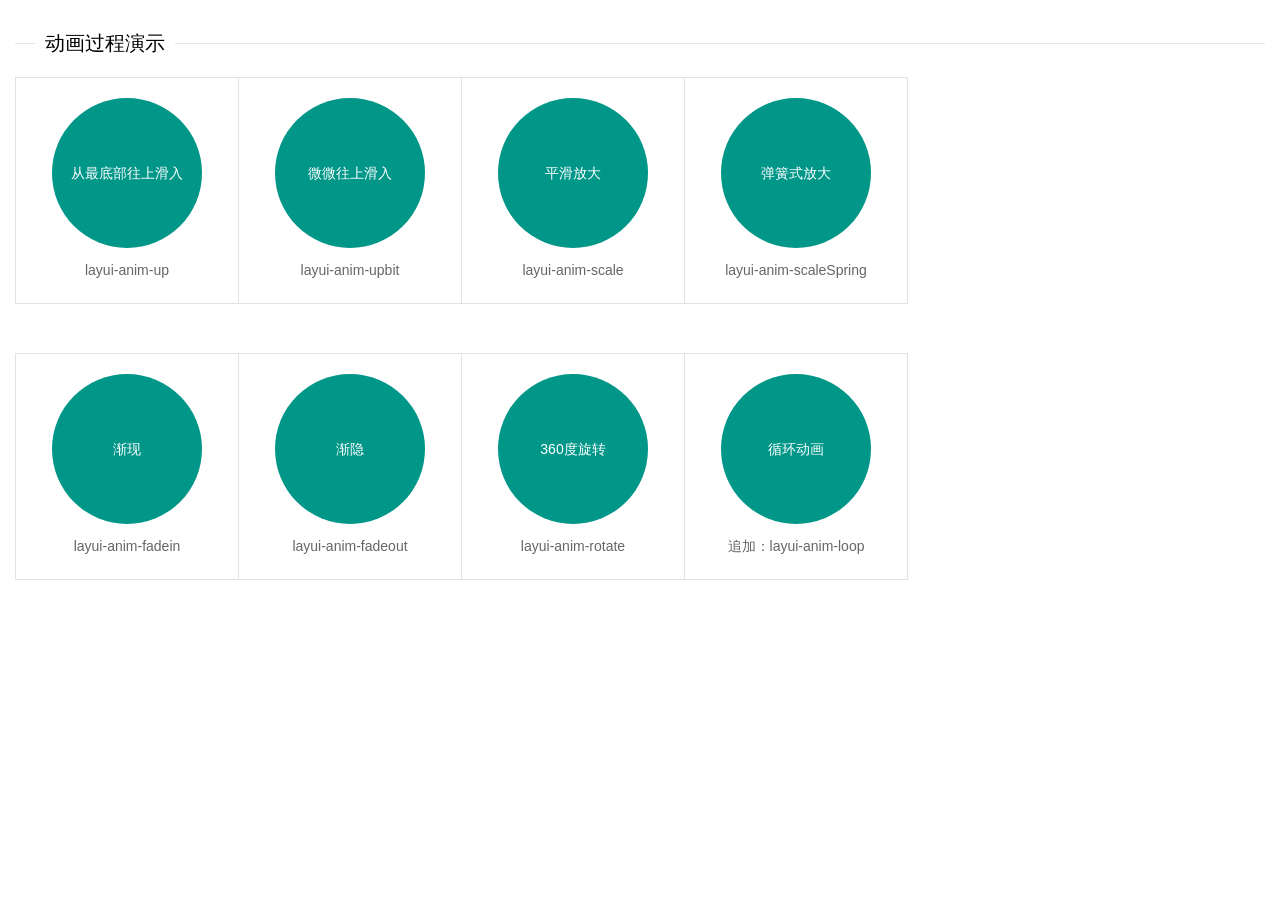
<file: target/HMS0/model/ladmin/html/anim.html>
<!DOCTYPE html>
<html>
  
  <head>
    <meta charset="UTF-8">
    <title>欢迎页面-L-admin1.0</title>
    <meta name="renderer" content="webkit">
    <meta http-equiv="X-UA-Compatible" content="IE=edge,chrome=1">
    <meta name="viewport" content="width=device-width,user-scalable=yes, minimum-scale=0.4, initial-scale=0.8,target-densitydpi=low-dpi" />
    <link rel="shortcut icon" href="/favicon.ico" type="image/x-icon" />
    <link rel="stylesheet" href="../css/font.css">
    <link rel="stylesheet" type="text/css" href="../lib/layui/css/layui.css">
    <link rel="stylesheet" type="text/css" href="../lib/layui/css/global.css">
    <style>
.site-doc-icon li{width: 222px;}
.site-doc-icon li .layui-anim{width: 150px; height: 150px; line-height: 150px; margin: 0 auto 10px; text-align: center; background-color: #009688; cursor: pointer; color: #fff; border-radius: 50%;}
</style>
    <script src="../js/jquery.min.js"></script>
	<script src="../lib/layui/layui.js"></script>
    <script type="text/javascript" src="../js/xadmin.js"></script>
    <!-- 让IE8/9支持媒体查询，从而兼容栅格 -->
    <!--[if lt IE 9]>
      <script src="https://cdn.staticfile.org/html5shiv/r29/html5.min.js"></script>
      <script src="https://cdn.staticfile.org/respond.js/1.4.2/respond.min.js"></script>
    <![endif]-->
  </head>
  
  <body class="layui-fluid">
  <fieldset class="layui-elem-field layui-field-title mar-t30" >
  <legend>动画过程演示</legend>
</fieldset>
 
<ul class="site-doc-icon site-doc-anim">
  <li>
    <div class="layui-anim" data-anim="layui-anim-up">从最底部往上滑入</div>
    <div class="code">layui-anim-up</div>
  </li>
  <li>
    <div class="layui-anim" data-anim="layui-anim-upbit">微微往上滑入</div>
    <div class="code">layui-anim-upbit</div>
  </li>
  <li>
    <div class="layui-anim" data-anim="layui-anim-scale">平滑放大</div>
    <div class="code">layui-anim-scale</div>
  </li>
   <li>
    <div class="layui-anim" data-anim="layui-anim-scaleSpring">弹簧式放大</div>
    <div class="code">layui-anim-scaleSpring</div>
  </li>
</ul>
<ul class="site-doc-icon site-doc-anim">
  <li>
    <div class="layui-anim" data-anim="layui-anim-fadein">渐现</div>
    <div class="code">layui-anim-fadein</div>
  </li>
  <li>
    <div class="layui-anim" data-anim="layui-anim-fadeout">渐隐</div>
    <div class="code">layui-anim-fadeout</div>
  </li>
  <li>
    <div class="layui-anim" data-anim="layui-anim-rotate">360度旋转</div>
    <div class="code">layui-anim-rotate</div>
  </li>
  <li>
    <div class="layui-anim" data-anim="layui-anim-rotate layui-anim-loop">循环动画</div>
    <div class="code">追加：layui-anim-loop</div>
  </li>
</ul>          
               
          
<script src="../lib/layui/layui.js"></script>
<!-- 注意：如果你直接复制所有代码到本地，上述js路径需要改成你本地的 -->
<script>
</script>
</body>


</html>
</file>
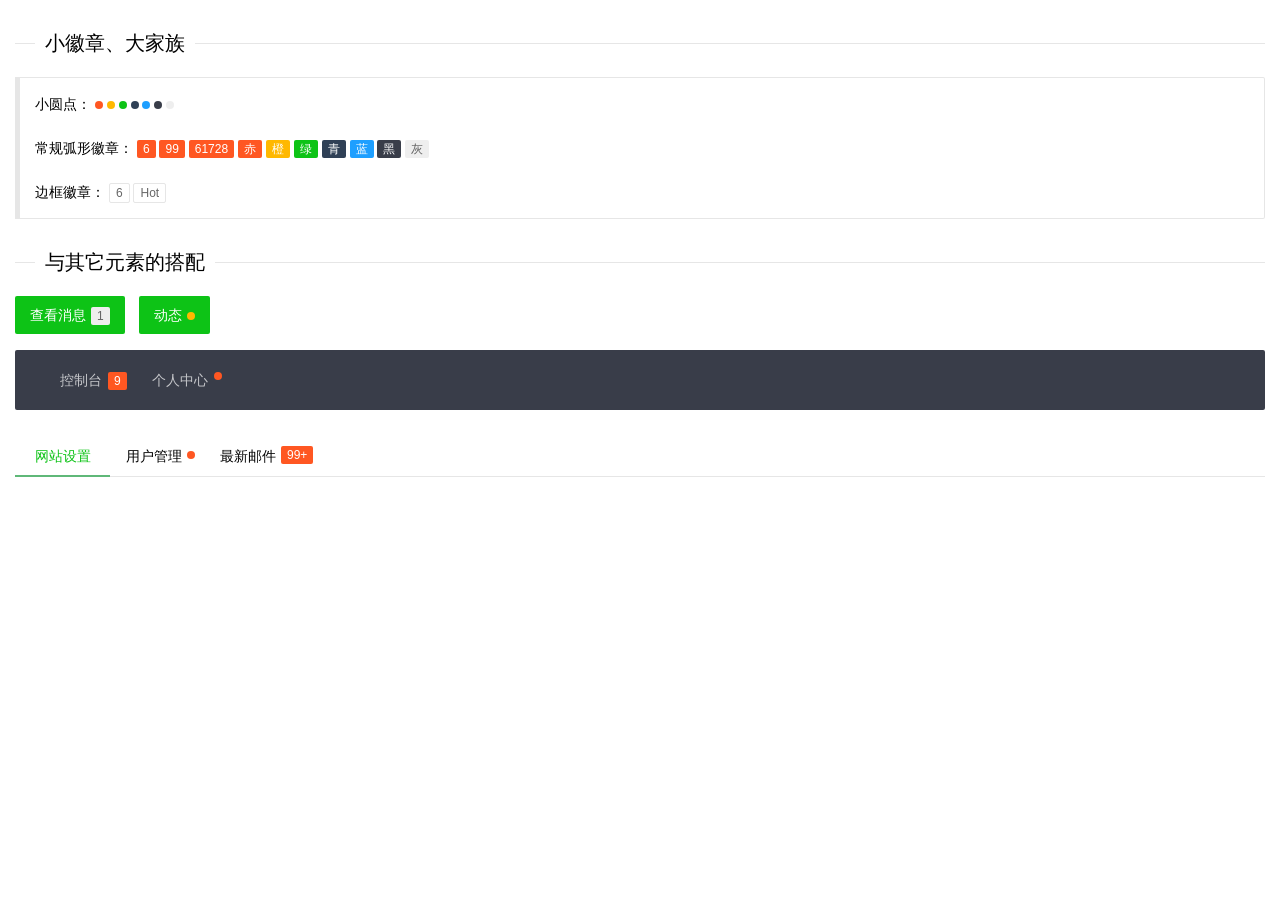
<file: target/HMS0/model/ladmin/html/badge.html>
<!DOCTYPE html>
<html>
  
  <head>
    <meta charset="UTF-8">
    <title>欢迎页面-L-admin1.0</title>
    <meta name="renderer" content="webkit">
    <meta http-equiv="X-UA-Compatible" content="IE=edge,chrome=1">
    <meta name="viewport" content="width=device-width,user-scalable=yes, minimum-scale=0.4, initial-scale=0.8,target-densitydpi=low-dpi" />
    <link rel="shortcut icon" href="/favicon.ico" type="image/x-icon" />
    <link rel="stylesheet" href="../css/font.css">
    <link rel="stylesheet" type="text/css" href="../lib/layui/css/layui.css">
    <script src="../js/jquery.min.js"></script>
	<script src="../lib/layui/layui.js"></script>
    <script type="text/javascript" src="../js/xadmin.js"></script>
    <!-- 让IE8/9支持媒体查询，从而兼容栅格 -->
    <!--[if lt IE 9]>
      <script src="https://cdn.staticfile.org/html5shiv/r29/html5.min.js"></script>
      <script src="https://cdn.staticfile.org/respond.js/1.4.2/respond.min.js"></script>
    <![endif]-->
  </head>
  
  <body class=" layui-fluid">
  <fieldset class="layui-elem-field layui-field-title" style="margin-top: 30px;">
  <legend>小徽章、大家族</legend>
</fieldset>
   
<blockquote class="layui-elem-quote layui-quote-nm">
  小圆点：
  <span class="layui-badge-dot"></span>
  <span class="layui-badge-dot layui-bg-orange"></span>
  <span class="layui-badge-dot layui-bg-green"></span>
  <span class="layui-badge-dot layui-bg-cyan"></span>
  <span class="layui-badge-dot layui-bg-blue"></span>
  <span class="layui-badge-dot layui-bg-black"></span>
  <span class="layui-badge-dot layui-bg-gray"></span>
  
  <br><br>常规弧形徽章：
  <span class="layui-badge">6</span>
  <span class="layui-badge">99</span>
  <span class="layui-badge">61728</span>
  <span class="layui-badge">赤</span>
  <span class="layui-badge layui-bg-orange">橙</span>
  <span class="layui-badge layui-bg-green">绿</span>
  <span class="layui-badge layui-bg-cyan">青</span>
  <span class="layui-badge layui-bg-blue">蓝</span>
  <span class="layui-badge layui-bg-black">黑</span>
  <span class="layui-badge layui-bg-gray">灰</span>
  
  <br><br>边框徽章：
  <span class="layui-badge-rim">6</span>
  <span class="layui-badge-rim">Hot</span>
</blockquote> 
 
<fieldset class="layui-elem-field layui-field-title" style="margin-top: 30px;">
  <legend>与其它元素的搭配</legend>
</fieldset> 
 
<button class="layui-btn">查看消息<span class="layui-badge layui-bg-gray">1</span></button>
<button class="layui-btn">动态<span class="layui-badge-dot layui-bg-orange"></span></button>
 
<br><br>
 
<ul class="layui-nav style="" text-align:="" right;"=""> &lt;-- 小Tips：这里有没有发现，设置导航靠右对齐（或居中对齐）其实非常简单 --&gt;
  <li class="layui-nav-item">
    <a href="">控制台<span class="layui-badge">9</span></a>
  </li>
  <li class="layui-nav-item">
    <a href="">个人中心<span class="layui-badge-dot"></span></a>
  </li>
</ul>
<br>
 
<div class="layui-tab layui-tab-brief">
  <ul class="layui-tab-title">
    <li class="layui-this">网站设置</li>
    <li>用户管理<span class="layui-badge-dot"></span></li>
    <li>最新邮件<span class="layui-badge">99+</span></li>
  </ul>
  <div class="layui-tab-content"></div>
</div>
               
          
<script src="../lib/layui/layui.js"></script>
<!-- 注意：如果你直接复制所有代码到本地，上述js路径需要改成你本地的 -->
</body>


</html>
</file>
<file: target/HMS0/model/ladmin/css/login.css>
.login-page {
	width: 420px;
	padding: 8% 0 0;
	margin: auto;
}
.form {
	position: relative;
	z-index: 1;
	background: #fff;
	max-width: 400px;
	margin: 0 auto 100px;
	padding: 40px 40px 50px;
	text-align: center;
	box-shadow: 0 0 20px 0 rgba(0, 0, 0, 0.2), 0 5px 5px 0 rgba(0, 0, 0, 0.24);
}
.form input {
	font-family: "Roboto", sans-serif;
	outline: 0;
	background: #f2f2f2;
	width: 100%;
	border: 0;
	margin: 0 0 15px;
	padding: 15px;
	box-sizing: border-box;
	font-size: 14px;
}
.form button {
	font-family: "Microsoft YaHei", "Roboto", sans-serif;
	text-transform: uppercase;
	outline: 0;
	background: #0dc316;
	width: 100%;
	border: 0;
	padding: 15px;
	color: #FFFFFF;
	font-size: 15px;
	-webkit-transition: all 0.3 ease;
	transition: all 0.3 ease;
	cursor: pointer;
}
.form button:hover, .form button:active, .form button:focus {
	background: #0eb618;
}
.form .message {
	margin: 18px 0 0;
	color: #b3b3b3;
	font-size: 14px;
}
.form .message a {
	color: #0eb618;
	text-decoration: none;
}
.form .register-form {
	display: none;
}
.container {
	position: relative;
	z-index: 1;
	max-width: 300px;
	margin: 0 auto;
}
.container:before, .container:after {
	content: "";
	display: block;
	clear: both;
}
.container .info {
	margin: 50px auto;
	text-align: center;
}
.container .info h1 {
	margin: 0 0 15px;
	padding: 0;
	font-size: 36px;
	font-weight: 300;
	color: #1a1a1a;
}
.container .info span {
	color: #4d4d4d;
	font-size: 12px;
}
.container .info span a {
	color: #000000;
	text-decoration: none;
}
.container .info span .fa {
	color: #EF3B3A;
}
.login-form h2{ font-size:24px; color:#212121; font-weight:600; text-align:left;}
body {
	background: #20222A; /* fallback for old browsers */
	font-family: "microsoft", sans-serif;
	-webkit-font-smoothing: antialiased;
	-moz-osx-font-smoothing: grayscale;
}
.shake_effect {
	-webkit-animation-name: shake;
	animation-name: shake;
	-webkit-animation-duration: 1s;
	animation-duration: 1s;
}
 @-webkit-keyframes shake {
 from, to {
 -webkit-transform: translate3d(0, 0, 0);
 transform: translate3d(0, 0, 0);
}
 10%, 30%, 50%, 70%, 90% {
 -webkit-transform: translate3d(-10px, 0, 0);
 transform: translate3d(-10px, 0, 0);
}
 20%, 40%, 60%, 80% {
 -webkit-transform: translate3d(10px, 0, 0);
 transform: translate3d(10px, 0, 0);
}
}
 @keyframes shake {
 from, to {
 -webkit-transform: translate3d(0, 0, 0);
 transform: translate3d(0, 0, 0);
}
 10%, 30%, 50%, 70%, 90% {
 -webkit-transform: translate3d(-10px, 0, 0);
 transform: translate3d(-10px, 0, 0);
}
 20%, 40%, 60%, 80% {
 -webkit-transform: translate3d(10px, 0, 0);
 transform: translate3d(10px, 0, 0);
}
}
p.center {
	color: #888;
	font-family: "Microsoft YaHei";
}
/* CSS Document */
</file>
<file: target/HMS0/model/ladmin/css/font.css>
@font-face {
  font-family: 'iconfont';
  src: url('../fonts/iconfont.eot');
  src: url('../fonts/iconfont.eot?#iefix') format('embedded-opentype'),
  url('../fonts/iconfont.woff') format('woff'),
  url('../fonts/iconfont.ttf') format('truetype'),
  url('../fonts/iconfont.svg#iconfont') format('svg');
}
.iconfont{
  font-family:"iconfont" !important;
  font-size:15px;font-style:normal;
  -webkit-font-smoothing: antialiased;
  -webkit-text-stroke-width: 0.2px;
  -moz-osx-font-smoothing: grayscale;
}
</file>
<file: target/HMS0/model/ladmin/css/xadmin.css>
@charset "utf-8";
@import url(../lib/layui/css/layui.css);
*{
    margin: 0px;
    padding: 0px;
    font-family: "microsoft yahei","Helvetica Neue", Helvetica, Arial, sans-serif;
}
a{
    text-decoration: none;
}
html{
    width: 100%;
    height: 100%;
    overflow-x:hidden; 
    overflow-y:auto;
}
body{
    width: 100%;
    min-height: 100%;
}
.login-bg{
    background: #eeeeee url("#") 0 0 no-repeat;
    background-size: cover;
    overflow: hidden;
}
.form-wrap{background:#f8f8f8; margin-top:15px;}
.login{
    margin: 120px auto 0 auto;
    min-height: 420px;
    max-width: 420px;
    padding: 40px;
    background-color: #ffffff;
    margin-left: auto;
    margin-right: auto;
    border-radius: 4px;
    /* overflow-x: hidden; */
    box-sizing: border-box;
}
.login a.logo{
    display: block;
    height: 58px;
    width: 167px;
    margin: 0 auto 30px auto;
    background-size: 167px 42px;
}
.login .message {
    margin: 10px 0 0 0;
    padding: 18px 10px 18px 60px;
    background: #0dc316;
    position: relative;
    color: #fff;
    font-size: 16px;
}
.login #darkbannerwrap {
/*    background: url(../images/aiwrap.png);
*/  width: 18px;
    height: 10px;
    margin: 0 0 20px -58px;
    position: relative;
}

.login input[type=text],
.login input[type=file],
.login input[type=password],
.login input[type=email], select {
    border: 1px solid #DCDEE0;
    vertical-align: middle;
    border-radius: 3px;
    height: 50px;
    padding: 0px 16px;
    font-size: 14px;
    color: #555555;
    outline:none;
    width:100%;
    box-sizing: border-box;
}
.login input[type=text]:focus,
.login input[type=file]:focus,
.login input[type=password]:focus,
.login input[type=email]:focus, select:focus {
    border: 1px solid #27A9E3;
}
.login input[type=submit],
.login input[type=button]{
    display: inline-block;
    vertical-align: middle;
    padding: 12px 24px;
    margin: 0px;
    font-size: 18px;
    line-height: 24px;
    text-align: center;
    white-space: nowrap;
    vertical-align: middle;
    cursor: pointer;
    color: #ffffff;
    background-color: #189F92;
    border-radius: 3px;
    border: none;
    -webkit-appearance: none;
    outline:none;
    width:100%;
}
.login hr {
    background: #fff url("#") 0 0 no-repeat;
}
.login hr.hr15 {
    height: 15px;
    border: none;
    margin: 0px;
    padding: 0px;
    width: 100%;
}
.login hr.hr20 {
    height: 20px;
    border: none;
    margin: 0px;
    padding: 0px;
    width: 100%;
}
.x-body{
    padding: 20px;
}
.x-nav{
    padding: 0 20px;
    position: relative;
    z-index: 99;
    border-bottom: 1px solid #e5e5e5;
    line-height: 39px;
    height: 39px;
    overflow: hidden;
}
xblock{
    display: block;
    margin-bottom: 10px;
    padding: 5px ;
	padding-left:6px;
	padding-right:15px;
    line-height: 22px;
    /* border-left: 5px solid #15c142; */
    border-radius: 0 2px 2px 0;
    background-color: #f2f2f2;
}
.x-right{
  float: right;
}
.x-so{
    /*text-align: center;*/
    /*background: #f2f2f2 url() 0 0 no-repeat;*/
    margin-bottom: 20px;
}
.x-so input.layui-input{
    width: 150px;
}
.x-so .layui-form-label{
    display: inline-block;
}
.x-so input.layui-input,.x-so input.layui-btn{
    display: inline-block;
}
.x-red{
    color: red;
}
.x-a{
    color: #099641;
}
.x-a:hover{
    color: #077e37;
}
.x-sort{
    height: 30px;
}
.x-show{
    cursor: pointer;
}
.layui-form-switch{
    margin-top: 0px;
}
.layui-input:focus, .layui-textarea:focus {
    border-color: #15c142!important;
}

.page{
    margin-top: 20px;
    text-align: center;

}
.page a{
    display: inline-block;
    background: #f5f5f5;
    color: #888;
    padding: 10px 13px;
    min-width: 15px;
	transition:background-color ease .5s;
	font-family:"microsoft yahei";
	border-radius:3px;

}
.page span{
    display: inline-block;
    padding: 10px 10px;
    min-width: 15px;
}
.page span.current{
    display: inline-block;
    background: #15c142 url("#") 0 0 no-repeat;
    color: #fff;
     padding: 10px 13px;
    min-width: 15px;
	border-radius:3px;
}
.page .pagination li{
    display: inline-block;
    margin-right: 5px;
    text-align: center;
}
.page .pagination li.active span{
    background: #15c142 url("#") 0 0 no-repeat;
    color: #fff;

}

/*登录样式*/
/*头部*/
.container{
    width: 100%;
    height: 55px;
    background-color:#111;
    border-bottom: 1px solid rgba(0, 0, 0, 0.8);
}
.container .logo a{
    float: left;
    color: #fff;
    font-size: 18px;
    padding-left: 20px;
    line-height: 50px;
    width: 200px;
	transition:background-color ease .3s
}
.container .right{
    background-color:rgba(0,0,0,0);
    float: right;
	transition:background-color ease .3s

}
.container .left_open{
    height: 55px;
    float: left;
}
.container .left_open i{
    display: block;
    background: rgba(255,255,255,0.1) url("#") 0 0 no-repeat;
    color: #fff;
    width: 32px;
    height: 32px;
    line-height: 32px;
    border-radius: 3px;
    text-align: center;
    margin-top: 10px;
    cursor: pointer;
	 transition:background-color ease .3s
}
.container .left_open i:hover{
    background: rgba(255,255,255,0.3) url("#") 0 0 no-repeat;
}

.container .left{
    background-color:rgba(0,0,0,0);
    float: left;

}
.container .layui-nav-item{
    line-height: 50px;
}
.container .layui-nav-more{
    top: 25px;
}
.container .layui-nav-child{
    top: 50px;
}
.container .layui-nav-child i{
    margin-right: 10px;
}
.layui-nav .layui-nav-item a{
    color: #ccc;
    cursor: pointer;
}
.layui-nav .layui-nav-item >a:hover{
    color: #fff;
    cursor: pointer;
}
.layui-nav .layui-nav-child a{
    color: #333;
    cursor: pointer;
}
.left-nav{
    position: absolute;
    top: 51px;
    bottom: 0px;
    left: 0;
    z-index: 2;
    padding-top: 10px;
    background-color: #222324;
    width: 220px;
    max-width: 220px;
    overflow: hidden;
    border-right: 1px solid #131e26;

    /*width: 0px;*/
}
.left-nav #nav > li{
	line-height:30px;
	border-left:4px solid #222324;
	transition:background-color ease .3s
}
.left-nav #nav > li:hover {
	background:#181818;
	border-left:4px solid #42b8f1;
}
.left-nav #nav > li.open {
	border-left:4px solid #42b8f1;
	background:#181818;
}


.left-nav #nav li  a:hover {
    color: white;
}
.left-nav #nav .current{
	background:#41b8f0;
}
.left-nav #nav li a{
    font-size: 14px;
    padding: 12px 15px 12px 20px;
    display: block;
    cursor: pointer;
	color:#8e8e8e;
	transition:background-color ease .3s;
}

.left-nav #nav li a cite{
    font-size: 14px;
}

.left-nav #nav li .sub-menu{
    display: none;
}
.left-nav #nav li .opened{
    display: block;
	background:#454648;
}
.left-nav #nav li .opened:hover{
    /*background: #fff url() 0 0 no-repeat;*/
}
.left-nav #nav li .opened .current{
}
.left-nav #nav li .sub-menu li{
	background:#181818;
	 transition:background-color ease .3s
    /*color: blue;*/
     /*background: #fff url() 0 0 no-repeat;*/
}
.left-nav #nav li .sub-menu li:hover{
	background:#303235;
    /*color: blue;*/
     /*background: #fff url() 0 0 no-repeat;*/
}
.left-nav #nav li .sub-menu li a{
    padding: 10px 15px 10px 30px;
    font-size: 14px;
    cursor: pointer;
	color:#8e8e8e;
}
.left-nav #nav li .sub-menu li .sub-menu li a{
    padding-left: 45px;
}
/*点击当前菜单显示效果*/
.menu-current {
	background:#282b33!important;
}
.menu-current > a{
	color:#fff!important;
}
.left-nav #nav li .sub-menu li a:hover{
    color: #fff;
}
.left-nav #nav li .sub-menu li a i{
    font-size: 12px;
}
.left-nav #nav li a i{
    padding-right: 10px;
	padding-top:8px;
    line-height: 14px;
}
.left-nav #nav li .nav_right{
    float: right;
    font-size: 16px;
}
.page a:hover{ color:#fff; background:#969696; }
.x-slide_left {
    width: 17px;
    height: 61px;
    /*background: url(../images/icon.png) 0 0 no-repeat;*/
    background: url("#") 0 0 no-repeat;
    position: absolute;
    top: 200px;
    left: 221px;
    cursor: pointer;
    z-index: 3;
}
.page-content{
    position: absolute;
    top: 51px;
    right: 0;
    bottom: 0px;
    left: 221px;
    overflow: hidden;
    z-index: 1;
}
.page-content-bg{
    position: absolute;
    top: 46px;
    right: 0;
    bottom: 42px;
    left: 221px;
    background: rgba(0,0,0,0.5); url() 0 0 no-repeat;
    overflow: hidden;
    z-index: 100;
    display: none;
}

.page-content .tab{
    height: 100%;
    width: 100%;
    background: #EFEEF0 url("#") 0 0 no-repeat;
    margin: 0px;
}
.page-content .layui-tab-title{
    /*padding-top: 5px;*/
    height: 35px;
    background: #EFEEF0 url("#") 0 0 no-repeat;
    position: relative;
    z-index: 100;
}
.page-content .layui-tab-title li.home i{
    padding-right: 5px;
}
.page-content .layui-tab-title li.home .layui-tab-close{
    display: none;
}
.page-content .layui-tab-title li{
    line-height: 35px;
}
.page-content .layui-tab-title .layui-this:after{
    height: 36px;
}
.page-content .layui-tab-title li .layui-tab-close{
    border-radius: 50%;
}
.page-content .layui-tab-title .layui-this{
    background: #fff url("#") 0 0 no-repeat;
}
.page-content .layui-tab-bar{
    height:34px;
    line-height: 35px;
}
.page-content .layui-tab-content{
    position: absolute;
    top: 36px;
    bottom: 0px;
    width: 100%;
    background: #fff url("#") 0 0 no-repeat;
    padding: 0px;
    overflow: hidden;
}
.page-content .layui-tab-content .layui-tab-item{
    width: 100%;
    height: 100%;
    
}
.page-content .layui-tab-content .layui-tab-item iframe{
    width: 100%;
    height: 100%;

}
.x-admin-carousel,.layui-carousel,.x-admin-carousel>[carousel-item]>* {
    background-color:#fff
}

.x-admin-backlog .x-admin-backlog-body {
    display:block;
    padding:10px 15px;
    background-color:#f8f8f8;
    color:#999;
    border-radius:2px;
    transition:all .3s;
    -webkit-transition:all .3s
}
.x-admin-backlog-body h3 {
    padding-bottom:10px;
    font-size:12px
}
.x-admin-backlog-body p cite {
    font-style:normal;
    font-size:30px;
    font-weight:300;
    color:#169f1d;
}
.x-admin-backlog-body:hover {
    background-color:#CFCFCF;
    color:#888
}

.welcome-footer{padding: 30px 0; line-height: 30px; text-align: center; background-color: #eee; color: #666; font-weight: 300;}
body .layui-layout-admin .footer-demo{height: auto; padding: 15px 0; line-height: 26px;}
.welcome-footer a{padding: 0 5px;}

table th, table td {
    word-break: break-all;
}

.footer{
    position: fixed;
    bottom: 0px;
    width: 100%;
    background-color: #323436;
	text-align:center;
	font-size:12px;
    border-top: 1px solid rgba(0, 0, 0, 0.1);
    line-height: 41px;
    color: #666;
    /*padding-left: 10px;*/
}
.footer .copyright{
    margin-left: 10px;
}


@media screen and (max-width: 768px){
    .fast-add{
        display: none;
    }
    .layui-nav .to-index{
        display: none;
    }
    .container .logo a{
        width: 140px;
    }
    .container .left_open {
        /*float: right;*/
    }
    .left-nav{
        left: -221px;
    }
    .page-content{
        left: 0px;
    }
    .page-content .layui-tab-content .layui-tab-item{
        -webkit-overflow-scrolling: touch; 
        overflow-y: scroll; 
    }
    .x-so input.layui-input{
        width: 100%;
        margin: 10px;
    }
}
</file>
<file: target/HMS0/model/ladmin/lib/layui/css/layui.css>
/** layui-v2.2.6 MIT License By https://www.layui.com */
 .layui-inline,img{display:inline-block;vertical-align:middle}h1,h2,h3,h4,h5,h6{font-weight:400}.layui-edge,.layui-header,.layui-inline,.layui-main{position:relative}.layui-btn,.layui-edge,.layui-inline,img{vertical-align:middle}.layui-btn,.layui-disabled,.layui-icon,.layui-unselect{-webkit-user-select:none;-ms-user-select:none;-moz-user-select:none}blockquote,body,button,dd,div,dl,dt,form,h1,h2,h3,h4,h5,h6,input,li,ol,p,pre,td,textarea,th,ul{margin:0;padding:0;-webkit-tap-highlight-color:rgba(0,0,0,0)}a:active,a:hover{outline:0}img{border:none}li{list-style:none}table{border-collapse:collapse;border-spacing:0}h4,h5,h6{font-size:100%}button,input,optgroup,option,select,textarea{font-family:inherit;font-size:inherit;font-style:inherit;font-weight:inherit;outline:0}pre{white-space:pre-wrap;white-space:-moz-pre-wrap;white-space:-pre-wrap;white-space:-o-pre-wrap;word-wrap:break-word}body{line-height:24px;font:14px Helvetica Neue,Helvetica,PingFang SC,\5FAE\8F6F\96C5\9ED1,Tahoma,Arial,sans-serif}hr{height:1px;margin:10px 0;border:0;clear:both}a{color:#333;text-decoration:none}a:hover{color:#777}a cite{font-style:normal;*cursor:pointer}.layui-border-box,.layui-border-box *{box-sizing:border-box}.layui-box,.layui-box *{box-sizing:content-box}.layui-clear{clear:both;*zoom:1}.layui-clear:after{content:'\20';clear:both;*zoom:1;display:block;height:0}.layui-inline{*display:inline;*zoom:1}.layui-edge{display:inline-block;width:0;height:0;border-width:6px;border-style:dashed;border-color:transparent;overflow:hidden}.layui-edge-top{top:-4px;border-bottom-color:#999;border-bottom-style:solid}.layui-edge-right{border-left-color:#999;border-left-style:solid}.layui-edge-bottom{top:2px;border-top-color:#999;border-top-style:solid}.layui-edge-left{border-right-color:#999;border-right-style:solid}.layui-elip{text-overflow:ellipsis;overflow:hidden;white-space:nowrap}.layui-disabled,.layui-disabled:hover{color:#d2d2d2!important;cursor:not-allowed!important}.layui-circle{border-radius:100%}.layui-show{display:block!important}.layui-hide{display:none!important}@font-face{font-family:layui-icon;src:url(../font/iconfont.eot?v=226_rc2);src:url(../font/iconfont.eot?v=226_rc2#iefix) format('embedded-opentype'),url(../font/iconfont.svg?v=226_rc2#iconfont) format('svg'),url(../font/iconfont.woff?v=226_rc2) format('woff'),url(../font/iconfont.ttf?v=226_rc2) format('truetype')}.layui-icon{font-family:layui-icon!important;font-size:20px;font-style:normal;-webkit-font-smoothing:antialiased;-moz-osx-font-smoothing:grayscale}.layui-icon-duihua:before{content:"\e611"}.layui-icon-shezhi:before{content:"\e614"}.layui-icon-yinshenim:before{content:"\e60f"}.layui-icon-search:before{content:"\e615"}.layui-icon-fenxiang1:before{content:"\e641"}.layui-icon-shezhi1:before{content:"\e620"}.layui-icon-yinqing:before{content:"\e628"}.layui-icon-close:before{content:"\1006"}.layui-icon-close-fill:before{content:"\1007"}.layui-icon-baobiao:before{content:"\e629"}.layui-icon-star:before{content:"\e600"}.layui-icon-yuandian:before{content:"\e617"}.layui-icon-chat:before{content:"\e606"}.layui-icon-logo:before{content:"\e609"}.layui-icon-list:before{content:"\e60a"}.layui-icon-tubiao:before{content:"\e62c"}.layui-icon-ok-circle:before{content:"\1005"}.layui-icon-huanfu2:before{content:"\e61b"}.layui-icon-On-line:before{content:"\e610"}.layui-icon-biaoge:before{content:"\e62d"}.layui-icon-right:before{content:"\e602"}.layui-icon-left:before{content:"\e603"}.layui-icon-cart-simple:before{content:"\e698"}.layui-icon-cry:before{content:"\e69c"}.layui-icon-smile:before{content:"\e6af"}.layui-icon-survey:before{content:"\e6b2"}.layui-icon-tree:before{content:"\e62e"}.layui-icon-iconfont17:before{content:"\e62f"}.layui-icon-tianjia:before{content:"\e61f"}.layui-icon-download-circle:before{content:"\e601"}.layui-icon-xuanzemoban48:before{content:"\e630"}.layui-icon-gongju:before{content:"\e631"}.layui-icon-face-surprised:before{content:"\e664"}.layui-icon-bianji:before{content:"\e642"}.layui-icon-speaker:before{content:"\e645"}.layui-icon-down:before{content:"\e61a"}.layui-icon-wenjian:before{content:"\e621"}.layui-icon-layouts:before{content:"\e632"}.layui-icon-duigou:before{content:"\e618"}.layui-icon-tianjia1:before{content:"\e608"}.layui-icon-yaoyaozhibofanye:before{content:"\e633"}.layui-icon-read:before{content:"\e705"}.layui-icon-404:before{content:"\e61c"}.layui-icon-lunbozutu:before{content:"\e634"}.layui-icon-help:before{content:"\e607"}.layui-icon-daima1:before{content:"\e635"}.layui-icon-jinshui:before{content:"\e636"}.layui-icon-username:before{content:"\e66f"}.layui-icon-find-fill:before{content:"\e670"}.layui-icon-about:before{content:"\e60b"}.layui-icon-location:before{content:"\e715"}.layui-icon-up:before{content:"\e619"}.layui-icon-pause:before{content:"\e651"}.layui-icon-riqi:before{content:"\e637"}.layui-icon-uploadfile:before{content:"\e61d"}.layui-icon-delete:before{content:"\e640"}.layui-icon-play:before{content:"\e652"}.layui-icon-top:before{content:"\e604"}.layui-icon-haoyouqingqiu:before{content:"\e612"}.layui-icon-refresh-3:before{content:"\e9aa"}.layui-icon-weibiaoti1:before{content:"\e605"}.layui-icon-chuangkou:before{content:"\e638"}.layui-icon-comiisbiaoqing:before{content:"\e60c"}.layui-icon-zhengque:before{content:"\e616"}.layui-icon-dollar:before{content:"\e659"}.layui-icon-iconfontwodehaoyou:before{content:"\e613"}.layui-icon-wenjianxiazai:before{content:"\e61e"}.layui-icon-tupian:before{content:"\e60d"}.layui-icon-lianjie:before{content:"\e64c"}.layui-icon-diamond:before{content:"\e735"}.layui-icon-jilu:before{content:"\e60e"}.layui-icon-liucheng:before{content:"\e622"}.layui-icon-fontstrikethrough:before{content:"\e64f"}.layui-icon-unlink:before{content:"\e64d"}.layui-icon-bianjiwenzi:before{content:"\e639"}.layui-icon-sanjiao:before{content:"\e623"}.layui-icon-danxuankuanghouxuan:before{content:"\e63f"}.layui-icon-danxuankuangxuanzhong:before{content:"\e643"}.layui-icon-juzhongduiqi:before{content:"\e647"}.layui-icon-youduiqi:before{content:"\e648"}.layui-icon-zuoduiqi:before{content:"\e649"}.layui-icon-gongsisvgtubiaozongji22:before{content:"\e626"}.layui-icon-gongsisvgtubiaozongji23:before{content:"\e627"}.layui-icon-refresh-2:before{content:"\1002"}.layui-icon-loading-1:before{content:"\e63e"}.layui-icon-return:before{content:"\e65c"}.layui-icon-jiacu:before{content:"\e62b"}.layui-icon-uploading:before{content:"\e67c"}.layui-icon-liaotianduihuaimgoutong:before{content:"\e63a"}.layui-icon-video:before{content:"\e6ed"}.layui-icon-headset:before{content:"\e6fc"}.layui-icon-wenjianjiafan:before{content:"\e624"}.layui-icon-shouji:before{content:"\e63b"}.layui-icon-tianjia2:before{content:"\e654"}.layui-icon-wenjianjia:before{content:"\e7a0"}.layui-icon-biaoqing:before{content:"\e650"}.layui-icon-html:before{content:"\e64b"}.layui-icon-biaodan:before{content:"\e63c"}.layui-icon-cart:before{content:"\e657"}.layui-icon-camera-fill:before{content:"\e65d"}.layui-icon-25:before{content:"\e62a"}.layui-icon-emwdaima:before{content:"\e64e"}.layui-icon-fire:before{content:"\e756"}.layui-icon-set:before{content:"\e716"}.layui-icon-zitixiahuaxian:before{content:"\e646"}.layui-icon-sanjiao1:before{content:"\e625"}.layui-icon-tips:before{content:"\e702"}.layui-icon-tupian-copy-copy:before{content:"\e64a"}.layui-icon-more-vertical:before{content:"\e671"}.layui-icon-zhuti2:before{content:"\e66c"}.layui-icon-loading:before{content:"\e63d"}.layui-icon-xieti:before{content:"\e644"}.layui-icon-refresh-1:before{content:"\e666"}.layui-icon-rmb:before{content:"\e65e"}.layui-icon-home:before{content:"\e68e"}.layui-icon-user:before{content:"\e770"}.layui-icon-notice:before{content:"\e667"}.layui-icon-login-weibo:before{content:"\e675"}.layui-icon-voice:before{content:"\e688"}.layui-icon-download:before{content:"\e681"}.layui-icon-login-qq:before{content:"\e676"}.layui-icon-snowflake:before{content:"\e6b1"}.layui-icon-yemian1:before{content:"\e655"}.layui-icon-template:before{content:"\e663"}.layui-icon-auz:before{content:"\e672"}.layui-icon-console:before{content:"\e665"}.layui-icon-app:before{content:"\e653"}.layui-icon-prev:before{content:"\e65a"}.layui-icon-website:before{content:"\e7ae"}.layui-icon-next:before{content:"\e65b"}.layui-icon-component:before{content:"\e857"}.layui-icon-more:before{content:"\e65f"}.layui-icon-login-wechat:before{content:"\e677"}.layui-icon-shrink-right:before{content:"\e668"}.layui-icon-spread-left:before{content:"\e66b"}.layui-icon-camera:before{content:"\e660"}.layui-icon-note:before{content:"\e66e"}.layui-icon-refresh:before{content:"\e669"}.layui-icon-nv:before{content:"\e661"}.layui-icon-nan:before{content:"\e662"}.layui-icon-password:before{content:"\e673"}.layui-icon-senior:before{content:"\e674"}.layui-icon-theme:before{content:"\e66a"}.layui-icon-tread:before{content:"\e6c5"}.layui-icon-praise:before{content:"\e6c6"}.layui-icon-star-fill:before{content:"\e658"}.layui-icon-template-1:before{content:"\e656"}.layui-icon-loading-2:before{content:"\e66d"}.layui-icon-vercode:before{content:"\e679"}.layui-icon-cellphone:before{content:"\e678"}.layui-main{width:1140px;margin:0 auto}.layui-header{z-index:1000;height:60px}.layui-header a:hover{transition:all .5s;-webkit-transition:all .5s}.layui-side{position:fixed;left:0;top:0;bottom:0;z-index:999;width:200px;overflow-x:hidden}.layui-side-scroll{position:relative;width:220px;height:100%;overflow-x:hidden}.layui-body{position:absolute;left:200px;right:0;top:0;bottom:0;z-index:998;width:auto;overflow:hidden;overflow-y:auto;box-sizing:border-box}.layui-layout-body{overflow:hidden}.layui-layout-admin .layui-header{background-color:#23262E}.layui-layout-admin .layui-side{top:60px;width:200px;overflow-x:hidden}.layui-layout-admin .layui-body{top:60px;bottom:44px}.layui-layout-admin .layui-main{width:auto;margin:0 15px}.layui-layout-admin .layui-footer{position:fixed;left:200px;right:0;bottom:0; text-align:center;height:50px;line-height:44px;padding:3px 15px 0;background-color:#fff; border-top:#eee 1px solid;}.layui-layout-admin .layui-logo{position:absolute;left:0;top:0;width:200px;height:100%;line-height:60px;text-align:center;color:#0dc316;font-size:16px}.layui-layout-admin .layui-header .layui-nav{background:0 0}.layui-layout-left{position:absolute!important;left:200px;top:0}.layui-layout-right{position:absolute!important;right:0;top:0}.layui-container{position:relative;margin:0 auto;padding:0 15px;box-sizing:border-box}.layui-fluid{position:relative;margin:0 auto;padding:0 15px}.layui-row:after,.layui-row:before{content:'';display:block;clear:both}.layui-col-lg1,.layui-col-lg10,.layui-col-lg11,.layui-col-lg12,.layui-col-lg2,.layui-col-lg3,.layui-col-lg4,.layui-col-lg5,.layui-col-lg6,.layui-col-lg7,.layui-col-lg8,.layui-col-lg9,.layui-col-md1,.layui-col-md10,.layui-col-md11,.layui-col-md12,.layui-col-md2,.layui-col-md3,.layui-col-md4,.layui-col-md5,.layui-col-md6,.layui-col-md7,.layui-col-md8,.layui-col-md9,.layui-col-sm1,.layui-col-sm10,.layui-col-sm11,.layui-col-sm12,.layui-col-sm2,.layui-col-sm3,.layui-col-sm4,.layui-col-sm5,.layui-col-sm6,.layui-col-sm7,.layui-col-sm8,.layui-col-sm9,.layui-col-xs1,.layui-col-xs10,.layui-col-xs11,.layui-col-xs12,.layui-col-xs2,.layui-col-xs3,.layui-col-xs4,.layui-col-xs5,.layui-col-xs6,.layui-col-xs7,.layui-col-xs8,.layui-col-xs9{position:relative;display:block;box-sizing:border-box}.layui-col-xs1,.layui-col-xs10,.layui-col-xs11,.layui-col-xs12,.layui-col-xs2,.layui-col-xs3,.layui-col-xs4,.layui-col-xs5,.layui-col-xs6,.layui-col-xs7,.layui-col-xs8,.layui-col-xs9{float:left}.layui-col-xs1{width:8.33333333%}.layui-col-xs2{width:16.66666667%}.layui-col-xs3{width:25%}.layui-col-xs4{width:33.33333333%}.layui-col-xs5{width:41.66666667%}.layui-col-xs6{width:50%}.layui-col-xs7{width:58.33333333%}.layui-col-xs8{width:66.66666667%}.layui-col-xs9{width:75%}.layui-col-xs10{width:83.33333333%}.layui-col-xs11{width:91.66666667%}.layui-col-xs12{width:100%}.layui-col-xs-offset1{margin-left:8.33333333%}.layui-col-xs-offset2{margin-left:16.66666667%}.layui-col-xs-offset3{margin-left:25%}.layui-col-xs-offset4{margin-left:33.33333333%}.layui-col-xs-offset5{margin-left:41.66666667%}.layui-col-xs-offset6{margin-left:50%}.layui-col-xs-offset7{margin-left:58.33333333%}.layui-col-xs-offset8{margin-left:66.66666667%}.layui-col-xs-offset9{margin-left:75%}.layui-col-xs-offset10{margin-left:83.33333333%}.layui-col-xs-offset11{margin-left:91.66666667%}.layui-col-xs-offset12{margin-left:100%}@media screen and (max-width:768px){.layui-hide-xs{display:none!important}.layui-show-xs-block{display:block!important}.layui-show-xs-inline{display:inline!important}.layui-show-xs-inline-block{display:inline-block!important}}@media screen and (min-width:768px){.layui-container{width:750px}.layui-hide-sm{display:none!important}.layui-show-sm-block{display:block!important}.layui-show-sm-inline{display:inline!important}.layui-show-sm-inline-block{display:inline-block!important}.layui-col-sm1,.layui-col-sm10,.layui-col-sm11,.layui-col-sm12,.layui-col-sm2,.layui-col-sm3,.layui-col-sm4,.layui-col-sm5,.layui-col-sm6,.layui-col-sm7,.layui-col-sm8,.layui-col-sm9{float:left}.layui-col-sm1{width:8.33333333%}.layui-col-sm2{width:16.66666667%}.layui-col-sm3{width:25%}.layui-col-sm4{width:33.33333333%}.layui-col-sm5{width:41.66666667%}.layui-col-sm6{width:50%}.layui-col-sm7{width:58.33333333%}.layui-col-sm8{width:66.66666667%}.layui-col-sm9{width:75%}.layui-col-sm10{width:83.33333333%}.layui-col-sm11{width:91.66666667%}.layui-col-sm12{width:100%}.layui-col-sm-offset1{margin-left:8.33333333%}.layui-col-sm-offset2{margin-left:16.66666667%}.layui-col-sm-offset3{margin-left:25%}.layui-col-sm-offset4{margin-left:33.33333333%}.layui-col-sm-offset5{margin-left:41.66666667%}.layui-col-sm-offset6{margin-left:50%}.layui-col-sm-offset7{margin-left:58.33333333%}.layui-col-sm-offset8{margin-left:66.66666667%}.layui-col-sm-offset9{margin-left:75%}.layui-col-sm-offset10{margin-left:83.33333333%}.layui-col-sm-offset11{margin-left:91.66666667%}.layui-col-sm-offset12{margin-left:100%}}@media screen and (min-width:992px){.layui-container{width:970px}.layui-hide-md{display:none!important}.layui-show-md-block{display:block!important}.layui-show-md-inline{display:inline!important}.layui-show-md-inline-block{display:inline-block!important}.layui-col-md1,.layui-col-md10,.layui-col-md11,.layui-col-md12,.layui-col-md2,.layui-col-md3,.layui-col-md4,.layui-col-md5,.layui-col-md6,.layui-col-md7,.layui-col-md8,.layui-col-md9{float:left}.layui-col-md1{width:8.33333333%}.layui-col-md2{width:16.66666667%}.layui-col-md3{width:25%}.layui-col-md4{width:33.33333333%}.layui-col-md5{width:41.66666667%}.layui-col-md6{width:50%}.layui-col-md7{width:58.33333333%}.layui-col-md8{width:66.66666667%}.layui-col-md9{width:75%}.layui-col-md10{width:83.33333333%}.layui-col-md11{width:91.66666667%}.layui-col-md12{width:100%}.layui-col-md-offset1{margin-left:8.33333333%}.layui-col-md-offset2{margin-left:16.66666667%}.layui-col-md-offset3{margin-left:25%}.layui-col-md-offset4{margin-left:33.33333333%}.layui-col-md-offset5{margin-left:41.66666667%}.layui-col-md-offset6{margin-left:50%}.layui-col-md-offset7{margin-left:58.33333333%}.layui-col-md-offset8{margin-left:66.66666667%}.layui-col-md-offset9{margin-left:75%}.layui-col-md-offset10{margin-left:83.33333333%}.layui-col-md-offset11{margin-left:91.66666667%}.layui-col-md-offset12{margin-left:100%}}@media screen and (min-width:1200px){.layui-container{width:1170px}.layui-hide-lg{display:none!important}.layui-show-lg-block{display:block!important}.layui-show-lg-inline{display:inline!important}.layui-show-lg-inline-block{display:inline-block!important}.layui-col-lg1,.layui-col-lg10,.layui-col-lg11,.layui-col-lg12,.layui-col-lg2,.layui-col-lg3,.layui-col-lg4,.layui-col-lg5,.layui-col-lg6,.layui-col-lg7,.layui-col-lg8,.layui-col-lg9{float:left}.layui-col-lg1{width:8.33333333%}.layui-col-lg2{width:16.66666667%}.layui-col-lg3{width:25%}.layui-col-lg4{width:33.33333333%}.layui-col-lg5{width:41.66666667%}.layui-col-lg6{width:50%}.layui-col-lg7{width:58.33333333%}.layui-col-lg8{width:66.66666667%}.layui-col-lg9{width:75%}.layui-col-lg10{width:83.33333333%}.layui-col-lg11{width:91.66666667%}.layui-col-lg12{width:100%}.layui-col-lg-offset1{margin-left:8.33333333%}.layui-col-lg-offset2{margin-left:16.66666667%}.layui-col-lg-offset3{margin-left:25%}.layui-col-lg-offset4{margin-left:33.33333333%}.layui-col-lg-offset5{margin-left:41.66666667%}.layui-col-lg-offset6{margin-left:50%}.layui-col-lg-offset7{margin-left:58.33333333%}.layui-col-lg-offset8{margin-left:66.66666667%}.layui-col-lg-offset9{margin-left:75%}.layui-col-lg-offset10{margin-left:83.33333333%}.layui-col-lg-offset11{margin-left:91.66666667%}.layui-col-lg-offset12{margin-left:100%}}.layui-col-space1{margin:-.5px}.layui-col-space1>*{padding:.5px}.layui-col-space3{margin:-1.5px}.layui-col-space3>*{padding:1.5px}.layui-col-space5{margin:-2.5px}.layui-col-space5>*{padding:2.5px}.layui-col-space8{margin:-3.5px}.layui-col-space8>*{padding:3.5px}.layui-col-space10{margin:-5px}.layui-col-space10>*{padding:5px}.layui-col-space12{margin:-6px}.layui-col-space12>*{padding:6px}.layui-col-space15{margin:-7.5px}.layui-col-space15>*{padding:7.5px}.layui-col-space18{margin:-9px}.layui-col-space18>*{padding:9px}.layui-col-space20{margin:-10px}.layui-col-space20>*{padding:10px}.layui-col-space22{margin:-11px}.layui-col-space22>*{padding:11px}.layui-col-space25{margin:-12.5px}.layui-col-space25>*{padding:12.5px}.layui-col-space30{margin:-15px}.layui-col-space30>*{padding:15px}.layui-btn,.layui-input,.layui-select,.layui-textarea,.layui-upload-button{outline:0;-webkit-appearance:none;transition:all .3s;-webkit-transition:all .3s;box-sizing:border-box}.layui-elem-quote{margin-bottom:10px;padding:15px;line-height:22px;border-left:5px solid #0dc316;border-radius:0 2px 2px 0;background-color:#f2f2f2}.layui-quote-nm{border-style:solid;border-width:1px 1px 1px 5px;background:0 0}.layui-elem-field{margin-bottom:10px;padding:0;border-width:1px;border-style:solid}.layui-elem-field legend{margin-left:20px;padding:0 10px;font-size:20px;font-weight:300}.layui-field-title{margin:10px 0 20px;border-width:1px 0 0}.layui-field-box{padding:10px 15px}.layui-field-title .layui-field-box{padding:10px 0}.layui-progress{position:relative;height:6px;border-radius:20px;background-color:#e2e2e2}.layui-progress-bar{position:absolute;left:0;top:0;width:0;max-width:100%;height:6px;border-radius:20px;text-align:right;background-color:#5FB878;transition:all .3s;-webkit-transition:all .3s}.layui-progress-big,.layui-progress-big .layui-progress-bar{height:18px;line-height:18px}.layui-progress-text{position:relative;top:-20px;line-height:18px;font-size:12px;color:#666}.layui-progress-big .layui-progress-text{position:static;padding:0 10px;color:#fff}.layui-collapse{border-width:1px;border-style:solid;border-radius:2px}.layui-colla-content,.layui-colla-item{border-top-width:1px;border-top-style:solid}.layui-colla-item:first-child{border-top:none}.layui-colla-title{position:relative;height:42px;line-height:42px;padding:0 15px 0 35px;color:#333;background-color:#f2f2f2;cursor:pointer;font-size:14px;overflow:hidden}.layui-colla-content{display:none;padding:10px 15px;line-height:22px;color:#666}.layui-colla-icon{position:absolute;left:15px;top:0;font-size:14px}.layui-card-body,.layui-card-header,.layui-form-label,.layui-form-mid,.layui-form-select,.layui-input-block,.layui-input-inline,.layui-textarea{position:relative}.layui-card{margin-bottom:15px;border-radius:2px;background-color:#fff;box-shadow:0 1px 2px 0 rgba(0,0,0,.05)}.layui-card:last-child{margin-bottom:0}.layui-card-header{height:42px;line-height:42px;padding:0 15px;border-bottom:1px solid #f6f6f6;color:#333;border-radius:2px 2px 0 0;font-size:14px}.layui-bg-black,.layui-bg-blue,.layui-bg-cyan,.layui-bg-green,.layui-bg-orange,.layui-bg-red{color:#fff!important}.layui-bg-white{background-color:#fff!important}.layui-card-body{padding:10px 15px;line-height:24px}.layui-card-body[pad15]{padding:15px}.layui-card-body[pad20]{padding:20px}.layui-card-body .layui-table{margin:5px 0}.layui-card .layui-tab{margin:0}.layui-panel-window{position:relative;padding:15px;border-radius:0;border-top:5px solid #E6E6E6;background-color:#fff}.layui-bg-red{background-color:#FF5722!important}.layui-bg-orange{background-color:#FFB800!important}.layui-bg-green{background-color:#0dc316!important}.layui-bg-cyan{background-color:#2F4056!important}.layui-bg-blue{background-color:#1E9FFF!important}.layui-bg-black{background-color:#393D49!important}.layui-bg-gray{background-color:#eee!important;color:#666!important}.layui-badge-rim,.layui-colla-content,.layui-colla-item,.layui-collapse,.layui-elem-field,.layui-form-pane .layui-form-item[pane],.layui-form-pane .layui-form-label,.layui-input,.layui-layedit,.layui-layedit-tool,.layui-quote-nm,.layui-select,.layui-tab-bar,.layui-tab-card,.layui-tab-title,.layui-tab-title .layui-this:after,.layui-textarea{border-color:#e6e6e6}.layui-timeline-item:before,hr{background-color:#e6e6e6}.layui-text{line-height:22px;font-size:14px;color:#666}.layui-text h1,.layui-text h2,.layui-text h3{font-weight:500;color:#333}.layui-text h1{font-size:30px}.layui-text h2{font-size:24px}.layui-text h3{font-size:18px}.layui-text a:not(.layui-btn){color:#01AAED}.layui-text a:not(.layui-btn):hover{text-decoration:underline}.layui-text ul{padding:5px 0 5px 15px}.layui-text ul li{margin-top:5px;list-style-type:disc}.layui-text em,.layui-word-aux{color:#999!important;padding:0 5px!important}.layui-btn{display:inline-block;height:38px;line-height:38px; vertical-align:top; padding:0 15px;background-color:#0dc316;color:#fff;white-space:nowrap;text-align:center;font-size:14px;border:none;border-radius:2px;cursor:pointer}.layui-btn:hover{opacity:.8;filter:alpha(opacity=80);color:#fff}.layui-btn:active{opacity:1;filter:alpha(opacity=100)}.layui-btn+.layui-btn{margin-left:10px}.layui-btn-container{font-size:0}.layui-btn-container .layui-btn{margin-right:10px;margin-bottom:10px}.layui-btn-container .layui-btn+.layui-btn{margin-left:0}.layui-table .layui-btn-container .layui-btn{margin-bottom:9px}.layui-btn-radius{border-radius:100px}.layui-btn .layui-icon{margin-right:3px;margin-top:3px; font-size:18px;vertical-align:bottom;vertical-align:middle\9}.layui-btn-primary{border:1px solid #dedede;background-color:#f2f2f2;color:#555}.layui-btn-primary:hover{border-color:#ccc; background:#fff;color:#222}.layui-btn-normal{background-color:#42b8f1}.layui-btn-warm{background-color:#FF8A00;}.layui-btn-danger{background-color:#fd5f56;}.layui-btn-disabled,.layui-btn-disabled:active,.layui-btn-disabled:hover{border:1px solid #e6e6e6;background-color:#FBFBFB;color:#C9C9C9;cursor:not-allowed;opacity:1}.layui-btn-lg{height:44px;line-height:44px;padding:0 25px;font-size:16px}.layui-btn-sm{height:30px;line-height:30px;padding:0 10px;font-size:14px}.layui-btn-sm i{font-size:16px!important}.layui-btn-xs{height:30px;line-height:30px;padding:0 8px;font-size:14px}.layui-btn-xs i{font-size:14px!important}.layui-btn-group{display:inline-block;vertical-align:middle;font-size:0}.layui-btn-group .layui-btn{margin-left:0!important;margin-right:0!important;border-left:1px solid rgba(255,255,255,.5);border-radius:0}.layui-btn-group .layui-btn-primary{border-left:none}.layui-btn-group .layui-btn-primary:hover{border-color:#C9C9C9;color:#0dc316}.layui-btn-group .layui-btn:first-child{border-left:none;border-radius:2px 0 0 2px}.layui-btn-group .layui-btn-primary:first-child{border-left:1px solid #c9c9c9}.layui-btn-group .layui-btn:last-child{border-radius:0 2px 2px 0}.layui-btn-group .layui-btn+.layui-btn{margin-left:0}.layui-btn-group+.layui-btn-group{margin-left:10px}.layui-btn-fluid{width:100%}.layui-input,.layui-select,.layui-textarea{height:38px;line-height:1.3;line-height:38px\9;border-width:1px; border-style:solid;background-color:#fff;border-radius:2px}.layui-input::-webkit-input-placeholder,.layui-select::-webkit-input-placeholder,.layui-textarea::-webkit-input-placeholder{line-height:1.3}.layui-input,.layui-textarea{display:block;width:100%;padding-left:10px}.layui-input:hover,.layui-textarea:hover{border-color:#D2D2D2!important}.layui-input:focus,.layui-textarea:focus{border-color:#C9C9C9!important}.layui-textarea{min-height:100px;height:auto;line-height:20px;padding:6px 10px;resize:vertical}.layui-select{padding:0 10px}.layui-form input[type=checkbox],.layui-form input[type=radio],.layui-form select{display:none}.layui-form [lay-ignore]{display:initial}.layui-form-item{margin-bottom:15px;clear:both;*zoom:1}.layui-form-item:after{content:'\20';clear:both;*zoom:1;display:block;height:0}.layui-form-label{float:left;display:block;padding:9px 15px;width:80px;font-weight:400;line-height:20px;text-align:right}.layui-form-label-col{display:block;float:none;padding:9px 0;line-height:20px;text-align:left}.layui-form-item .layui-inline{margin-bottom:5px;margin-right:10px}.layui-input-block{margin-left:110px;min-height:36px}.layui-input-inline{display:inline-block;vertical-align:middle}.layui-form-item .layui-input-inline{float:left;width:190px;margin-right:10px}.layui-form-text .layui-input-inline{width:auto}.layui-form-mid{float:left;display:block;padding:9px 0!important;line-height:20px;margin-right:10px}.layui-form-danger+.layui-form-select .layui-input,.layui-form-danger:focus{border-color:#5fb878!important}.layui-form-select .layui-input{padding-right:30px;cursor:pointer}.layui-form-select .layui-edge{position:absolute;right:10px;top:50%;margin-top:-3px;cursor:pointer;border-width:6px;border-top-color:#c2c2c2;border-top-style:solid;transition:all .3s;-webkit-transition:all .3s}.layui-form-select dl{display:none;position:absolute;left:0;top:42px;padding:5px 0;z-index:999;min-width:100%;border:1px solid #d2d2d2;max-height:300px;overflow-y:auto;background-color:#fff;border-radius:2px;box-shadow:0 2px 4px rgba(0,0,0,.12);box-sizing:border-box}.layui-form-select dl dd,.layui-form-select dl dt{padding:0 10px;line-height:36px;white-space:nowrap;overflow:hidden;text-overflow:ellipsis}.layui-form-select dl dt{font-size:12px;color:#999}.layui-form-select dl dd{cursor:pointer}.layui-form-select dl dd:hover{background-color:#f2f2f2}.layui-form-select .layui-select-group dd{padding-left:20px}.layui-form-select dl dd.layui-select-tips{padding-left:10px!important;color:#999}.layui-form-select dl dd.layui-this{background-color:#0dc316;color:#fff}.layui-form-checkbox,.layui-form-select dl dd.layui-disabled{background-color:#fff}.layui-form-selected dl{display:block}.layui-form-checkbox,.layui-form-checkbox *,.layui-form-switch{display:inline-block;vertical-align:middle}.layui-form-selected .layui-edge{margin-top:-9px;-webkit-transform:rotate(180deg);transform:rotate(180deg);margin-top:-3px\9}:root .layui-form-selected .layui-edge{margin-top:-9px\0/IE9}.layui-form-selectup dl{top:auto;bottom:42px}.layui-select-none{margin:5px 0;text-align:center;color:#999}.layui-select-disabled .layui-disabled{border-color:#eee!important}.layui-select-disabled .layui-edge{border-top-color:#d2d2d2}.layui-form-checkbox{position:relative;height:30px;line-height:28px;margin-right:10px;padding-right:30px;border:1px solid #d2d2d2;cursor:pointer;font-size:0;border-radius:2px;-webkit-transition:.1s linear;transition:.1s linear;box-sizing:border-box}.layui-form-checkbox:hover{border:1px solid #c2c2c2}.layui-form-checkbox span{padding:0 10px;height:100%;font-size:14px;background-color:#d2d2d2;color:#fff;overflow:hidden;white-space:nowrap;text-overflow:ellipsis}.layui-form-checkbox:hover span{background-color:#c2c2c2}.layui-form-checkbox i{position:absolute;right:0;width:30px;color:#fff;font-size:20px;text-align:center}.layui-form-checkbox:hover i{color:#c2c2c2}.layui-form-checked,.layui-form-checked:hover{border-color:#5FB878}.layui-form-checked span,.layui-form-checked:hover span{background-color:#0dc316;}.layui-form-checked i,.layui-form-checked:hover i{color:#5FB878}.layui-form-item .layui-form-checkbox{margin-top:4px}.layui-form-checkbox[lay-skin=primary]{height:auto!important;line-height:normal!important;border:none!important;margin-right:0;padding-right:0;background:0 0}.layui-form-checkbox[lay-skin=primary] span{float:right;padding-right:15px;line-height:18px;background:0 0;color:#666}.layui-form-checkbox[lay-skin=primary] i{position:relative;top:0;width:16px;height:16px;line-height:16px;border:1px solid #d2d2d2;font-size:12px;border-radius:2px;background-color:#fff;-webkit-transition:.1s linear;transition:.1s linear}.layui-form-checkbox[lay-skin=primary]:hover i{border-color:#5FB878;color:#fff}.layui-form-checked[lay-skin=primary] i{border-color:#0dc316;background-color:#0dc316;color:#fff}.layui-checkbox-disbaled[lay-skin=primary] span{background:0 0!important;color:#c2c2c2}.layui-checkbox-disbaled[lay-skin=primary]:hover i{border-color:#d2d2d2}.layui-form-item .layui-form-checkbox[lay-skin=primary]{margin-top:10px}.layui-form-switch{position:relative;height:22px;line-height:22px;width:42px;padding:0 5px;margin-top:8px;border:1px solid #d2d2d2;border-radius:20px;cursor:pointer;background-color:#fff;-webkit-transition:.1s linear;transition:.1s linear}.layui-form-switch i{position:absolute;left:5px;top:3px;width:16px;height:16px;border-radius:20px;background-color:#d2d2d2;-webkit-transition:.1s linear;transition:.1s linear}.layui-form-switch em{position:absolute;right:5px;top:0;width:25px;padding:0!important;text-align:center!important;color:#999!important;font-style:normal!important;font-size:12px}.layui-form-onswitch{border-color:#0dc316;background-color:#0dc316;}.layui-form-onswitch i{left:32px;background-color:#fff}.layui-form-onswitch em{left:5px;right:auto;color:#fff!important}.layui-checkbox-disbaled{border-color:#e2e2e2!important}.layui-checkbox-disbaled span{background-color:#e2e2e2!important}.layui-checkbox-disbaled:hover i{color:#fff!important}[lay-radio]{display:none}.layui-form-radio,.layui-form-radio *{display:inline-block;vertical-align:middle}.layui-form-radio{line-height:28px;margin:6px 10px 0 0;padding-right:10px;cursor:pointer;font-size:0}.layui-form-radio *{font-size:14px}.layui-form-radio>i{margin-right:8px;font-size:22px;color:#c2c2c2}.layui-form-radio>i:hover,.layui-form-radioed>i{color:#0dc316;}.layui-radio-disbaled>i{color:#e2e2e2!important}.layui-form-pane .layui-form-label{width:110px;padding:8px 15px;height:38px;line-height:20px;border-width:1px;border-style:solid;border-radius:2px 0 0 2px;text-align:center;background-color:#FBFBFB;overflow:hidden;white-space:nowrap;text-overflow:ellipsis;box-sizing:border-box}.layui-form-pane .layui-input-inline{margin-left:-1px}.layui-form-pane .layui-input-block{margin-left:110px;left:-1px}.layui-form-pane .layui-input{border-radius:0 2px 2px 0}.layui-form-pane .layui-form-text .layui-form-label{float:none;width:100%;border-radius:2px;box-sizing:border-box;text-align:left}.layui-form-pane .layui-form-text .layui-input-inline{display:block;margin:0;top:-1px;clear:both}.layui-form-pane .layui-form-text .layui-input-block{margin:0;left:0;top:-1px}.layui-form-pane .layui-form-text .layui-textarea{min-height:100px;border-radius:0 0 2px 2px}.layui-form-pane .layui-form-checkbox{margin:4px 0 4px 10px}.layui-form-pane .layui-form-radio,.layui-form-pane .layui-form-switch{margin-top:6px;margin-left:10px}.layui-form-pane .layui-form-item[pane]{position:relative;border-width:1px;border-style:solid}.layui-form-pane .layui-form-item[pane] .layui-form-label{position:absolute;left:0;top:0;height:100%;border-width:0 1px 0 0}.layui-form-pane .layui-form-item[pane] .layui-input-inline{margin-left:110px}@media screen and (max-width:450px){.layui-form-item .layui-form-label{text-overflow:ellipsis;overflow:hidden;white-space:nowrap}.layui-form-item .layui-inline{display:block;margin-right:0;margin-bottom:20px;clear:both}.layui-form-item .layui-inline:after{content:'\20';clear:both;display:block;height:0}.layui-form-item .layui-input-inline{display:block;float:none;left:-3px;width:auto;margin:0 0 10px 112px}.layui-form-item .layui-input-inline+.layui-form-mid{margin-left:110px;top:-5px;padding:0}.layui-form-item .layui-form-checkbox{margin-right:5px;margin-bottom:5px}}.layui-layedit{border-width:1px;border-style:solid;border-radius:2px}.layui-layedit-tool{padding:3px 5px;border-bottom-width:1px;border-bottom-style:solid;font-size:0}.layedit-tool-fixed{position:fixed;top:0;border-top:1px solid #e2e2e2}.layui-layedit-tool .layedit-tool-mid,.layui-layedit-tool .layui-icon{display:inline-block;vertical-align:middle;text-align:center;font-size:14px}.layui-layedit-tool .layui-icon{position:relative;width:32px;height:30px;line-height:30px;margin:3px 5px;color:#777;cursor:pointer;border-radius:2px}.layui-layedit-tool .layui-icon:hover{color:#393D49}.layui-layedit-tool .layui-icon:active{color:#000}.layui-layedit-tool .layedit-tool-active{background-color:#e2e2e2;color:#000}.layui-layedit-tool .layui-disabled,.layui-layedit-tool .layui-disabled:hover{color:#d2d2d2;cursor:not-allowed}.layui-layedit-tool .layedit-tool-mid{width:1px;height:18px;margin:0 10px;background-color:#d2d2d2}.layedit-tool-html{width:50px!important;font-size:30px!important}.layedit-tool-b,.layedit-tool-code,.layedit-tool-help{font-size:16px!important}.layedit-tool-d,.layedit-tool-face,.layedit-tool-image,.layedit-tool-unlink{font-size:18px!important}.layedit-tool-image input{position:absolute;font-size:0;left:0;top:0;width:100%;height:100%;opacity:.01;filter:Alpha(opacity=1);cursor:pointer}.layui-layedit-iframe iframe{display:block;width:100%}#LAY_layedit_code{overflow:hidden}.layui-laypage{display:inline-block;*display:inline;*zoom:1;vertical-align:middle;margin:10px 0;font-size:0}.layui-laypage>a:first-child,.layui-laypage>a:first-child em{border-radius:2px 0 0 2px}.layui-laypage>a:last-child,.layui-laypage>a:last-child em{border-radius:0 2px 2px 0}.layui-laypage>:first-child{margin-left:0!important}.layui-laypage>:last-child{margin-right:0!important}.layui-laypage a,.layui-laypage button,.layui-laypage input,.layui-laypage select,.layui-laypage span{border:1px solid #e2e2e2}.layui-laypage a,.layui-laypage span{display:inline-block;*display:inline;*zoom:1;vertical-align:middle;padding:0 15px;height:28px;line-height:28px;margin:0 -1px 5px 0;background-color:#fff;color:#333;font-size:12px}.layui-laypage a:hover{color:#0dc316}.layui-laypage em{font-style:normal}.layui-laypage .layui-laypage-spr{color:#999;font-weight:700}.layui-laypage a{text-decoration:none}.layui-laypage .layui-laypage-curr{position:relative}.layui-laypage .layui-laypage-curr em{position:relative;color:#fff}.layui-laypage .layui-laypage-curr .layui-laypage-em{position:absolute;left:-1px;top:-1px;padding:1px;width:100%;height:100%;background-color:#0dc316}.layui-laypage-em{border-radius:2px}.layui-laypage-next em,.layui-laypage-prev em{font-family:Sim sun;font-size:16px}.layui-laypage .layui-laypage-count,.layui-laypage .layui-laypage-limits,.layui-laypage .layui-laypage-skip{margin-left:10px;margin-right:10px;padding:0;border:none}.layui-laypage .layui-laypage-limits{vertical-align:top}.layui-laypage select{height:22px;padding:3px;border-radius:2px;cursor:pointer}.layui-laypage .layui-laypage-skip{height:30px;line-height:30px;color:#999}.layui-laypage button,.layui-laypage input{height:30px;line-height:30px;border-radius:2px;vertical-align:top;background-color:#fff;box-sizing:border-box}.layui-laypage input{display:inline-block;width:40px;margin:0 10px;padding:0 3px;text-align:center}.layui-laypage input:focus,.layui-laypage select:focus{border-color:#0dc316!important}.layui-laypage button{margin-left:10px;padding:0 10px;cursor:pointer}.layui-table,.layui-table-view{margin:10px 0}.layui-flow-more{margin:10px 0;text-align:center;color:#999;font-size:14px}.layui-flow-more a{height:32px;line-height:32px}.layui-flow-more a *{display:inline-block;vertical-align:top}.layui-flow-more a cite{padding:0 20px;border-radius:3px;background-color:#eee;color:#333;font-style:normal}.layui-flow-more a cite:hover{opacity:.8}.layui-flow-more a i{font-size:30px;color:#737383}.layui-table{width:100%;background-color:#fff;color:#666}.layui-table tr{transition:all .3s;-webkit-transition:all .3s}.layui-table th{text-align:left;font-weight:400}.layui-table tbody tr:hover,.layui-table thead tr,.layui-table-click,.layui-table-header,.layui-table-hover,.layui-table-mend,.layui-table-patch,.layui-table-tool,.layui-table[lay-even] tr:nth-child(even){background-color:#f2f2f2}.layui-table td,.layui-table th,.layui-table-fixed-r,.layui-table-header,.layui-table-page,.layui-table-tips-main,.layui-table-tool,.layui-table-view,.layui-table[lay-skin=line],.layui-table[lay-skin=row]{border-width:1px;border-style:solid;border-color:#e6e6e6}.layui-table td,.layui-table th{position:relative;padding:9px 15px;min-height:20px;line-height:20px;font-size:14px}.layui-table[lay-skin=line] td,.layui-table[lay-skin=line] th{border-width:0 0 1px}.layui-table[lay-skin=row] td,.layui-table[lay-skin=row] th{border-width:0 1px 0 0}.layui-table[lay-skin=nob] td,.layui-table[lay-skin=nob] th{border:none}.layui-table img{max-width:100px}.layui-table[lay-size=lg] td,.layui-table[lay-size=lg] th{padding:15px 30px}.layui-table-view .layui-table[lay-size=lg] .layui-table-cell{height:40px;line-height:40px}.layui-table[lay-size=sm] td,.layui-table[lay-size=sm] th{font-size:12px;padding:5px 10px}.layui-table-view .layui-table[lay-size=sm] .layui-table-cell{height:20px;line-height:20px}.layui-table[lay-data]{display:none}.layui-table-box,.layui-table-view{position:relative;overflow:hidden}.layui-table-view .layui-table{position:relative;width:auto;margin:0}.layui-table-body,.layui-table-header .layui-table,.layui-table-page{margin-bottom:-1px}.layui-table-view .layui-table[lay-skin=line]{border-width:0 1px 0 0}.layui-table-view .layui-table[lay-skin=row]{border-width:0 0 1px}.layui-table-view .layui-table td,.layui-table-view .layui-table th{padding:5px 0;border-top:none;border-left:none}.layui-table-view .layui-table td{cursor:default}.layui-table-view .layui-form-checkbox[lay-skin=primary] i{width:18px;height:18px}.layui-table-header{border-width:0 0 1px;overflow:hidden}.layui-table-sort{width:10px;height:20px;margin-left:5px;cursor:pointer!important}.layui-table-sort .layui-edge{position:absolute;left:5px;border-width:5px}.layui-table-sort .layui-table-sort-asc{top:4px;border-top:none;border-bottom-style:solid;border-bottom-color:#b2b2b2}.layui-table-sort .layui-table-sort-asc:hover{border-bottom-color:#666}.layui-table-sort .layui-table-sort-desc{bottom:4px;border-bottom:none;border-top-style:solid;border-top-color:#b2b2b2}.layui-table-sort .layui-table-sort-desc:hover{border-top-color:#666}.layui-table-sort[lay-sort=asc] .layui-table-sort-asc{border-bottom-color:#000}.layui-table-sort[lay-sort=desc] .layui-table-sort-desc{border-top-color:#000}.layui-table-cell{height:28px;line-height:28px;padding:0 15px;position:relative;overflow:hidden;text-overflow:ellipsis;white-space:nowrap;box-sizing:border-box}.layui-table-cell .layui-form-checkbox[lay-skin=primary]{top:-1px;vertical-align:middle}.layui-table-cell .layui-table-link{color:#01AAED}.laytable-cell-checkbox,.laytable-cell-numbers,.laytable-cell-space{padding:0;text-align:center}.layui-table-body{position:relative;overflow:auto;margin-right:-1px}.layui-table-body .layui-none{line-height:40px;text-align:center;color:#999}.layui-table-fixed{position:absolute;left:0;top:0}.layui-table-fixed .layui-table-body{overflow:hidden}.layui-table-fixed-l{box-shadow:0 -1px 8px rgba(0,0,0,.08)}.layui-table-fixed-r{left:auto;right:-1px;border-width:0 0 0 1px;box-shadow:-1px 0 8px rgba(0,0,0,.08)}.layui-table-fixed-r .layui-table-header{position:relative;overflow:visible}.layui-table-mend{position:absolute;right:-49px;top:0;height:100%;width:50px}.layui-table-tool{position:relative;width:100%;height:50px;line-height:30px;padding:10px 15px;border-width:0 0 1px}.layui-table-page{position:relative;width:100%;padding:7px 7px 0;border-width:1px 0 0;height:41px;font-size:12px}.layui-table-page>div{height:26px}.layui-table-page .layui-laypage{margin:0}.layui-table-page .layui-laypage a,.layui-table-page .layui-laypage span{height:26px;line-height:26px;margin-bottom:10px;border:none;background:0 0}.layui-table-page .layui-laypage a,.layui-table-page .layui-laypage span.layui-laypage-curr{padding:0 12px}.layui-table-page .layui-laypage span{margin-left:0;padding:0}.layui-table-page .layui-laypage .layui-laypage-prev{margin-left:-7px!important}.layui-table-page .layui-laypage .layui-laypage-curr .layui-laypage-em{left:0;top:0;padding:0}.layui-table-page .layui-laypage button,.layui-table-page .layui-laypage input{height:26px;line-height:26px}.layui-table-page .layui-laypage input{width:40px}.layui-table-page .layui-laypage button{padding:0 10px}.layui-table-page select{height:18px}.layui-table-view select[lay-ignore]{display:inline-block}.layui-table-patch .layui-table-cell{padding:0;width:30px}.layui-table-edit{position:absolute;left:0;top:0;width:100%;height:100%;padding:0 14px 1px;border-radius:0;box-shadow:1px 1px 20px rgba(0,0,0,.15)}.layui-table-edit:focus{border-color:#5FB878!important}select.layui-table-edit{padding:0 0 0 10px;border-color:#C9C9C9}.layui-table-view .layui-form-checkbox,.layui-table-view .layui-form-radio,.layui-table-view .layui-form-switch{top:0;margin:0;box-sizing:content-box}.layui-table-view .layui-form-checkbox{top:-1px;height:26px;line-height:26px}body .layui-table-tips .layui-layer-content{background:0 0;padding:0;box-shadow:0 1px 6px rgba(0,0,0,.1)}.layui-table-tips-main{margin:-44px 0 0 -1px;max-height:150px;padding:8px 15px;font-size:14px;overflow-y:scroll;background-color:#fff;color:#333}.layui-code,.layui-upload-list{margin:10px 0}.layui-table-tips-c{position:absolute;right:-3px;top:-12px;width:18px;height:18px;padding:3px;text-align:center;font-weight:700;border-radius:100%;font-size:14px;cursor:pointer;background-color:#666}.layui-table-tips-c:hover{background-color:#999}.layui-upload-file{display:none!important;opacity:.01;filter:Alpha(opacity=1)}.layui-upload-drag,.layui-upload-form,.layui-upload-wrap{display:inline-block}.layui-upload-choose{padding:0 10px;color:#999}.layui-upload-drag{position:relative;padding:30px;border:1px dashed #e2e2e2;background-color:#fff;text-align:center;cursor:pointer;color:#999}.layui-upload-drag .layui-icon{font-size:50px;color:#0dc316}.layui-upload-drag[lay-over]{border-color:#0dc316}.layui-upload-iframe{position:absolute;width:0;height:0;border:0;visibility:hidden}.layui-upload-wrap{position:relative;vertical-align:middle}.layui-upload-wrap .layui-upload-file{display:block!important;position:absolute;left:0;top:0;z-index:10;font-size:100px;width:100%;height:100%;opacity:.01;filter:Alpha(opacity=1);cursor:pointer}.layui-code{position:relative;padding:15px;line-height:20px;border:1px solid #ddd;border-left-width:6px;background-color:#F2F2F2;color:#333;font-family:Courier New;font-size:12px}.layui-tree{line-height:26px}.layui-tree li{text-overflow:ellipsis;overflow:hidden;white-space:nowrap}.layui-tree li .layui-tree-spread,.layui-tree li a{display:inline-block;vertical-align:top;height:26px;*display:inline;*zoom:1;cursor:pointer}.layui-tree li a{font-size:0}.layui-tree li a i{font-size:16px}.layui-tree li a cite{padding:0 6px;font-size:14px;font-style:normal}.layui-tree li i{padding-left:6px;color:#333;-moz-user-select:none}.layui-tree li .layui-tree-check{font-size:13px}.layui-tree li .layui-tree-check:hover{color:#009E94}.layui-tree li ul{display:none;margin-left:20px}.layui-tree li .layui-tree-enter{line-height:24px;border:1px dotted #000}.layui-tree-drag{display:none;position:absolute;left:-666px;top:-666px;background-color:#f2f2f2;padding:5px 10px;border:1px dotted #000;white-space:nowrap}.layui-tree-drag i{padding-right:5px}.layui-nav{position:relative;padding:0 20px;background-color:#393D49;color:#fff;border-radius:2px;font-size:0;box-sizing:border-box}.layui-nav *{font-size:14px}.layui-nav .layui-nav-item{position:relative;display:inline-block;*display:inline;*zoom:1;vertical-align:middle;line-height:60px}.layui-nav .layui-nav-item a{display:block;padding:0 25px;color:#fff;color:rgba(255,255,255,.7);transition:all .3s;-webkit-transition:all .3s}.layui-nav .layui-this:after,.layui-nav-bar,.layui-nav-tree .layui-nav-itemed:after{position:absolute;left:0;top:0;width:0;height:0px;background-color:#5FB878;transition:all .2s;-webkit-transition:all .2s}.layui-nav-bar{z-index:1000}.layui-nav .layui-nav-item a:hover,.layui-nav .layui-this a{color:#fff}.layui-nav .layui-this:after{content:'';top:auto;bottom:0;width:100%}.layui-nav-img{width:30px;height:30px;margin-right:10px;border-radius:50%}.layui-nav .layui-nav-more{content:'';width:0;height:0;border-style:solid dashed dashed;border-color:#fff transparent transparent;overflow:hidden;cursor:pointer;transition:all .2s;-webkit-transition:all .2s;position:absolute;top:50%;right:3px;margin-top:-3px;border-width:6px;border-top-color:rgba(255,255,255,.7)}.layui-nav .layui-nav-mored,.layui-nav-itemed>a .layui-nav-more{margin-top:-9px;border-style:dashed dashed solid;border-color:transparent transparent #fff}.layui-nav-child{display:none;position:absolute;left:0;top:65px;min-width:100%;line-height:36px;padding:5px 0;box-shadow:0 2px 4px rgba(0,0,0,.12);border:1px solid #d2d2d2;background-color:#fff;z-index:100;border-radius:2px;white-space:nowrap}.layui-nav .layui-nav-child a{color:#333}.layui-nav .layui-nav-child a:hover{background-color:#f2f2f2;color:#000}.layui-nav-child dd{position:relative}.layui-nav .layui-nav-child dd.layui-this a,.layui-nav-child dd.layui-this{background-color:#5FB878;color:#fff}.layui-nav-child dd.layui-this:after{display:none}.layui-nav-tree{width:200px;padding:0}.layui-nav-tree .layui-nav-item{display:block;width:100%;line-height:45px}.layui-nav-tree .layui-nav-item a{position:relative;height:45px;line-height:45px;text-overflow:ellipsis;overflow:hidden;white-space:nowrap}.layui-nav-tree .layui-nav-item a:hover{background-color:#4E5465}.layui-nav-tree .layui-nav-bar{width:5px;height:0;background-color:#0dc316}.layui-nav-tree .layui-nav-child dd.layui-this,.layui-nav-tree .layui-nav-child dd.layui-this a,.layui-nav-tree .layui-this,.layui-nav-tree .layui-this>a,.layui-nav-tree .layui-this>a:hover{background-color:#0dc316;color:#fff}.layui-nav-tree .layui-this:after{display:none}.layui-nav-itemed>a,.layui-nav-tree .layui-nav-title a,.layui-nav-tree .layui-nav-title a:hover{color:#fff!important}.layui-nav-tree .layui-nav-child{position:relative;z-index:0;top:0;border:none;box-shadow:none}.layui-nav-tree .layui-nav-child a{height:40px;line-height:40px;color:#fff;color:rgba(255,255,255,.7)}.layui-nav-tree .layui-nav-child,.layui-nav-tree .layui-nav-child a:hover{background:0 0;color:#fff}.layui-nav-tree .layui-nav-more{right:10px}.layui-nav-itemed>.layui-nav-child{display:block;padding:0;background-color:rgba(0,0,0,.3)!important}.layui-nav-itemed>.layui-nav-child>.layui-this>.layui-nav-child{display:block}.layui-nav-side{position:fixed;top:0;bottom:0;left:0;overflow-x:hidden;z-index:999}.layui-bg-blue .layui-nav-bar,.layui-bg-blue .layui-nav-itemed:after,.layui-bg-blue .layui-this:after{background-color:#93D1FF}.layui-bg-blue .layui-nav-child dd.layui-this{background-color:#1E9FFF}.layui-bg-blue .layui-nav-itemed>a,.layui-nav-tree.layui-bg-blue .layui-nav-title a,.layui-nav-tree.layui-bg-blue .layui-nav-title a:hover{background-color:#007DDB!important}.layui-breadcrumb{visibility:hidden;font-size:0}.layui-breadcrumb>*{font-size:14px}.layui-breadcrumb a{color:#999!important}.layui-breadcrumb a:hover{color:#5FB878!important}.layui-breadcrumb a cite{color:#666;font-style:normal}.layui-breadcrumb span[lay-separator]{margin:0 10px;color:#999}.layui-tab{margin:10px 0;text-align:left!important}.layui-tab[overflow]>.layui-tab-title{overflow:hidden}.layui-tab-title{position:relative;left:0;height:40px;white-space:nowrap;font-size:0;border-bottom-width:1px;border-bottom-style:solid;transition:all .2s;-webkit-transition:all .2s}.layui-tab-title li{display:inline-block;*display:inline;*zoom:1;vertical-align:middle;font-size:14px;transition:all .2s;-webkit-transition:all .2s;position:relative;line-height:40px;min-width:65px;padding:0 15px;text-align:center;cursor:pointer}.layui-tab-title li a{display:block}.layui-tab-title .layui-this{color:#000}.layui-tab-title .layui-this:after{position:absolute;left:0;top:0;content:'';width:100%;height:41px;border-width:1px;border-style:solid;border-bottom-color:#fff;border-radius:2px 2px 0 0;box-sizing:border-box;pointer-events:none}.layui-tab-bar{position:absolute;right:0;top:0;z-index:10;width:30px;height:39px;line-height:39px;border-width:1px;border-style:solid;border-radius:2px;text-align:center;background-color:#fff;cursor:pointer}.layui-tab-bar .layui-icon{position:relative;display:inline-block;top:3px;transition:all .3s;-webkit-transition:all .3s}.layui-tab-item{display:none}.layui-tab-more{padding-right:30px;height:auto!important;white-space:normal!important}.layui-tab-more li.layui-this:after{border-bottom-color:#e2e2e2;border-radius:2px}.layui-tab-more .layui-tab-bar .layui-icon{top:-2px;top:3px\9;-webkit-transform:rotate(180deg);transform:rotate(180deg)}:root .layui-tab-more .layui-tab-bar .layui-icon{top:-2px\0/IE9}.layui-tab-content{padding:10px}.layui-tab-title li .layui-tab-close{position:relative;display:inline-block;width:18px;height:18px;line-height:20px;margin-left:8px;top:1px;text-align:center;font-size:14px;color:#c2c2c2;transition:all .2s;-webkit-transition:all .2s}.layui-tab-title li .layui-tab-close:hover{border-radius:2px;background-color:#FF5722;color:#fff}.layui-tab-brief>.layui-tab-title .layui-this{color:#0dc316}.layui-tab-brief>.layui-tab-more li.layui-this:after,.layui-tab-brief>.layui-tab-title .layui-this:after{border:none;border-radius:0;border-bottom:2px solid #5FB878}.layui-tab-brief[overflow]>.layui-tab-title .layui-this:after{top:-1px}.layui-tab-card{border-width:1px;border-style:solid;border-radius:2px;box-shadow:0 2px 5px 0 rgba(0,0,0,.1)}.layui-tab-card>.layui-tab-title{background-color:#f2f2f2}.layui-tab-card>.layui-tab-title li{margin-right:-1px;margin-left:-1px}.layui-tab-card>.layui-tab-title .layui-this{background-color:#fff}.layui-tab-card>.layui-tab-title .layui-this:after{border-top:none;border-width:1px;border-bottom-color:#fff}.layui-tab-card>.layui-tab-title .layui-tab-bar{height:40px;line-height:40px;border-radius:0;border-top:none;border-right:none}.layui-tab-card>.layui-tab-more .layui-this{background:0 0;color:#5FB878}.layui-tab-card>.layui-tab-more .layui-this:after{border:none}.layui-timeline{padding-left:5px}.layui-timeline-item{position:relative;padding-bottom:20px}.layui-timeline-axis{position:absolute;left:-5px;top:0;z-index:10;width:20px;height:20px;line-height:20px;background-color:#fff;color:#5FB878;border-radius:50%;text-align:center;cursor:pointer}.layui-timeline-axis:hover{color:#FF5722}.layui-timeline-item:before{content:'';position:absolute;left:5px;top:0;z-index:0;width:1px;height:100%}.layui-timeline-item:last-child:before{display:none}.layui-timeline-item:first-child:before{display:block}.layui-timeline-content{padding-left:25px}.layui-timeline-title{position:relative;margin-bottom:10px}.layui-badge,.layui-badge-dot,.layui-badge-rim{position:relative;display:inline-block;padding:0 6px;font-size:12px;text-align:center;background-color:#FF5722;color:#fff;border-radius:2px}.layui-badge{height:18px;line-height:18px}.layui-badge-dot{width:8px;height:8px;padding:0;border-radius:50%}.layui-badge-rim{height:18px;line-height:18px;border-width:1px;border-style:solid;background-color:#fff;color:#666}.layui-btn .layui-badge,.layui-btn .layui-badge-dot{margin-left:5px}.layui-nav .layui-badge,.layui-nav .layui-badge-dot{position:absolute;top:50%;margin:-8px 6px 0}.layui-tab-title .layui-badge,.layui-tab-title .layui-badge-dot{left:5px;top:-2px}.layui-carousel{position:relative;left:0;top:0;background-color:#f8f8f8}.layui-carousel>[carousel-item]{position:relative;width:100%;height:100%;overflow:hidden}.layui-carousel>[carousel-item]:before{position:absolute;content:'\e63d';left:50%;top:50%;width:100px;line-height:20px;margin:-10px 0 0 -50px;text-align:center;color:#c2c2c2;font-family:layui-icon!important;font-size:30px;font-style:normal;-webkit-font-smoothing:antialiased;-moz-osx-font-smoothing:grayscale}.layui-carousel>[carousel-item]>*{display:none;position:absolute;left:0;top:0;width:100%;height:100%;background-color:#f8f8f8;transition-duration:.3s;-webkit-transition-duration:.3s}.layui-carousel-updown>*{-webkit-transition:.3s ease-in-out up;transition:.3s ease-in-out up}.layui-carousel-arrow{display:none\9;opacity:0;position:absolute;left:10px;top:50%;margin-top:-18px;width:36px;height:36px;line-height:36px;text-align:center;font-size:20px;border:0;border-radius:50%;background-color:rgba(0,0,0,.2);color:#fff;-webkit-transition-duration:.3s;transition-duration:.3s;cursor:pointer}.layui-carousel-arrow[lay-type=add]{left:auto!important;right:10px}.layui-carousel:hover .layui-carousel-arrow[lay-type=add],.layui-carousel[lay-arrow=always] .layui-carousel-arrow[lay-type=add]{right:20px}.layui-carousel[lay-arrow=always] .layui-carousel-arrow{opacity:1;left:20px}.layui-carousel[lay-arrow=none] .layui-carousel-arrow{display:none}.layui-carousel-arrow:hover,.layui-carousel-ind ul:hover{background-color:rgba(0,0,0,.35)}.layui-carousel:hover .layui-carousel-arrow{display:block\9;opacity:1;left:20px}.layui-carousel-ind{position:relative;top:-35px;width:100%;line-height:0!important;text-align:center;font-size:0}.layui-carousel[lay-indicator=outside]{margin-bottom:30px}.layui-carousel[lay-indicator=outside] .layui-carousel-ind{top:10px}.layui-carousel[lay-indicator=outside] .layui-carousel-ind ul{background-color:rgba(0,0,0,.5)}.layui-carousel[lay-indicator=none] .layui-carousel-ind{display:none}.layui-carousel-ind ul{display:inline-block;padding:5px;background-color:rgba(0,0,0,.2);border-radius:10px;-webkit-transition-duration:.3s;transition-duration:.3s}.layui-carousel-ind li{display:inline-block;width:10px;height:10px;margin:0 3px;font-size:14px;background-color:#e2e2e2;background-color:rgba(255,255,255,.5);border-radius:50%;cursor:pointer;-webkit-transition-duration:.3s;transition-duration:.3s}.layui-carousel-ind li:hover{background-color:rgba(255,255,255,.7)}.layui-carousel-ind li.layui-this{background-color:#fff}.layui-carousel>[carousel-item]>.layui-carousel-next,.layui-carousel>[carousel-item]>.layui-carousel-prev,.layui-carousel>[carousel-item]>.layui-this{display:block}.layui-carousel>[carousel-item]>.layui-this{left:0}.layui-carousel>[carousel-item]>.layui-carousel-prev{left:-100%}.layui-carousel>[carousel-item]>.layui-carousel-next{left:100%}.layui-carousel>[carousel-item]>.layui-carousel-next.layui-carousel-left,.layui-carousel>[carousel-item]>.layui-carousel-prev.layui-carousel-right{left:0}.layui-carousel>[carousel-item]>.layui-this.layui-carousel-left{left:-100%}.layui-carousel>[carousel-item]>.layui-this.layui-carousel-right{left:100%}.layui-carousel[lay-anim=updown] .layui-carousel-arrow{left:50%!important;top:20px;margin:0 0 0 -18px}.layui-carousel[lay-anim=updown]>[carousel-item]>*,.layui-carousel[lay-anim=fade]>[carousel-item]>*{left:0!important}.layui-carousel[lay-anim=updown] .layui-carousel-arrow[lay-type=add]{top:auto!important;bottom:20px}.layui-carousel[lay-anim=updown] .layui-carousel-ind{position:absolute;top:50%;right:20px;width:auto;height:auto}.layui-carousel[lay-anim=updown] .layui-carousel-ind ul{padding:3px 5px}.layui-carousel[lay-anim=updown] .layui-carousel-ind li{display:block;margin:6px 0}.layui-carousel[lay-anim=updown]>[carousel-item]>.layui-this{top:0}.layui-carousel[lay-anim=updown]>[carousel-item]>.layui-carousel-prev{top:-100%}.layui-carousel[lay-anim=updown]>[carousel-item]>.layui-carousel-next{top:100%}.layui-carousel[lay-anim=updown]>[carousel-item]>.layui-carousel-next.layui-carousel-left,.layui-carousel[lay-anim=updown]>[carousel-item]>.layui-carousel-prev.layui-carousel-right{top:0}.layui-carousel[lay-anim=updown]>[carousel-item]>.layui-this.layui-carousel-left{top:-100%}.layui-carousel[lay-anim=updown]>[carousel-item]>.layui-this.layui-carousel-right{top:100%}.layui-carousel[lay-anim=fade]>[carousel-item]>.layui-carousel-next,.layui-carousel[lay-anim=fade]>[carousel-item]>.layui-carousel-prev{opacity:0}.layui-carousel[lay-anim=fade]>[carousel-item]>.layui-carousel-next.layui-carousel-left,.layui-carousel[lay-anim=fade]>[carousel-item]>.layui-carousel-prev.layui-carousel-right{opacity:1}.layui-carousel[lay-anim=fade]>[carousel-item]>.layui-this.layui-carousel-left,.layui-carousel[lay-anim=fade]>[carousel-item]>.layui-this.layui-carousel-right{opacity:0}.layui-fixbar{position:fixed;right:15px;bottom:15px;z-index:9999}.layui-fixbar li{width:50px;height:50px;line-height:50px;margin-bottom:1px;text-align:center;cursor:pointer;font-size:30px;background-color:#9F9F9F;color:#fff;border-radius:2px;opacity:.95}.layui-fixbar li:hover{opacity:.85}.layui-fixbar li:active{opacity:1}.layui-fixbar .layui-fixbar-top{display:none;font-size:40px}body .layui-util-face{border:none;background:0 0}body .layui-util-face .layui-layer-content{padding:0;background-color:#fff;color:#666;box-shadow:none}.layui-util-face .layui-layer-TipsG{display:none}.layui-util-face ul{position:relative;width:372px;padding:10px;border:1px solid #D9D9D9;background-color:#fff;box-shadow:0 0 20px rgba(0,0,0,.2)}.layui-util-face ul li{cursor:pointer;float:left;border:1px solid #e8e8e8;height:22px;width:26px;overflow:hidden;margin:-1px 0 0 -1px;padding:4px 2px;text-align:center}.layui-util-face ul li:hover{position:relative;z-index:2;border:1px solid #eb7350;background:#fff9ec}.layui-anim{-webkit-animation-duration:.3s;animation-duration:.3s;-webkit-animation-fill-mode:both;animation-fill-mode:both}.layui-anim.layui-icon{display:inline-block}.layui-anim-loop{-webkit-animation-iteration-count:infinite;animation-iteration-count:infinite}.layui-trans,.layui-trans a{transition:all .3s;-webkit-transition:all .3s}@-webkit-keyframes layui-rotate{from{-webkit-transform:rotate(0)}to{-webkit-transform:rotate(360deg)}}@keyframes layui-rotate{from{transform:rotate(0)}to{transform:rotate(360deg)}}.layui-anim-rotate{-webkit-animation-name:layui-rotate;animation-name:layui-rotate;-webkit-animation-duration:1s;animation-duration:1s;-webkit-animation-timing-function:linear;animation-timing-function:linear}@-webkit-keyframes layui-up{from{-webkit-transform:translate3d(0,100%,0);opacity:.3}to{-webkit-transform:translate3d(0,0,0);opacity:1}}@keyframes layui-up{from{transform:translate3d(0,100%,0);opacity:.3}to{transform:translate3d(0,0,0);opacity:1}}.layui-anim-up{-webkit-animation-name:layui-up;animation-name:layui-up}@-webkit-keyframes layui-upbit{from{-webkit-transform:translate3d(0,30px,0);opacity:.3}to{-webkit-transform:translate3d(0,0,0);opacity:1}}@keyframes layui-upbit{from{transform:translate3d(0,30px,0);opacity:.3}to{transform:translate3d(0,0,0);opacity:1}}.layui-anim-upbit{-webkit-animation-name:layui-upbit;animation-name:layui-upbit}@-webkit-keyframes layui-scale{0%{opacity:.3;-webkit-transform:scale(.5)}100%{opacity:1;-webkit-transform:scale(1)}}@keyframes layui-scale{0%{opacity:.3;-ms-transform:scale(.5);transform:scale(.5)}100%{opacity:1;-ms-transform:scale(1);transform:scale(1)}}.layui-anim-scale{-webkit-animation-name:layui-scale;animation-name:layui-scale}@-webkit-keyframes layui-scale-spring{0%{opacity:.5;-webkit-transform:scale(.5)}80%{opacity:.8;-webkit-transform:scale(1.1)}100%{opacity:1;-webkit-transform:scale(1)}}@keyframes layui-scale-spring{0%{opacity:.5;transform:scale(.5)}80%{opacity:.8;transform:scale(1.1)}100%{opacity:1;transform:scale(1)}}.layui-anim-scaleSpring{-webkit-animation-name:layui-scale-spring;animation-name:layui-scale-spring}@-webkit-keyframes layui-fadein{0%{opacity:0}100%{opacity:1}}@keyframes layui-fadein{0%{opacity:0}100%{opacity:1}}.layui-anim-fadein{-webkit-animation-name:layui-fadein;animation-name:layui-fadein}@-webkit-keyframes layui-fadeout{0%{opacity:1}100%{opacity:0}}@keyframes layui-fadeout{0%{opacity:1}100%{opacity:0}}.layui-anim-fadeout{-webkit-animation-name:layui-fadeout;animation-name:layui-fadeout}.mar-t20{ margin-top:20px;}.mar-t30{ margin-top:30px;}
</file>
<file: target/HMS0/model/ladmin/lib/layui/css/global.css>
/**

 layui瀹樼綉
 By 璐ゅ績

*/

h1,h2,h3{font-size: 14px;}
::-webkit-input-placeholder{color: #999}

/* 甯冨眬 */
.site-inline{font-size: 0;}
.site-tree, .site-content{display: inline-block;  *display:inline; *zoom:1; vertical-align: top; font-size: 14px;}
.site-tree{width: 220px; min-height: 900px; padding: 5px 0 20px;}
.site-content{width: 899px; min-height: 900px; padding: 20px 0 10px 20px;}

/* 澶撮儴 */
.header{height: 59px; border-bottom: 1px solid #404553;  background-color: #393D49;}
.logo{position: absolute; left: 0; top: 16px;}
.logo img{width: 82px; height: 31px;}

.header .layui-nav{position: absolute; right: 0; top: 0; padding: 0; background: none;}
.header .layui-nav .layui-nav-item{margin: 0 20px; }
.header .layui-nav .layui-nav-item[mobile]{display: none;}

.header .layui-container .logo{left: 15px;}
.header .layui-container .layui-nav{right: 15px;}

.menu{position: absolute; right: 0; top: 0; line-height: 65px;}
.menu a{display:inline-block; *display:inline; *zoom:1; vertical-align:top;}
.menu a{position: relative; padding: 0 20px; margin: 0 20px; color: #c2c2c2; font-size: 14px;}
.menu a:hover{color: #fff; transition: all .5s; -webkit-transition: all .5s}
.menu a.this{color: #fff}
.menu a.this::after{content: ''; position: absolute; left: 0; bottom: -1px; width: 100%; height: 5px; background-color: #5FB878;}

.header-index{background-color: #05031A; border: none;}
.header-index .site-banner-bg{}
.header-index[spring]{background-color: #0D1206}
.header-index[summer]{background-color: #0A0E11}
.header-index[autumn]{background-color: #100903}
.header-index[winter]{background-color: #110F25/*#06041C*/}

.header-demo{height: 60px; border-bottom: none;}
.header-demo .logo{left: 40px;}
.header-demo .layui-nav{top: 0;}
.header-demo .layui-nav .layui-nav-item{margin: 0 10px;}

.header-demo .layui-nav .layui-this a{padding: 0 30px;}

.component{position: absolute; width: 160px; left: 120px; top: 16px; }
.component .layui-input{height: 30px; padding-left: 12px; background-color: #424652; background-color: rgba(255,255,255,.05); border: none 0; color: #fff; color: rgba(255,255,255,.5); font-size: 12px;}
.component .layui-form-select .layui-edge{display: none; border-top-color: #999;}
.component .layui-form-select dl{top: 36px; background-color: rgba(255,255,255,.9)}
.header-demo .component{left: 185px;}


/* 瀛愪晶杈� */
.layui-side-child{width: 160px!important; left: 200px; bottom: 60px!important; border-right: 1px solid #eee; background-color: #fff;}
.layui-side-child .layui-side-scroll{width: 170px;}
.layui-side-child .layui-nav{padding: 10px 0; width: 160px; border-radius: 0; background: none}
.layui-side-child .layui-nav-child{border-radius: 0;}
.layui-side-child .layui-nav .layui-nav-title a, 
.layui-side-child .layui-nav .layui-nav-title a:hover, 
.layui-side-child .layui-nav-itemed>a{color: #666 !important;}
.layui-side-child .layui-nav-itemed .layui-nav-child{margin-bottom: 10px; background: none !important;}
.layui-side-child .layui-nav .layui-nav-item a{height: 30px; line-height: 30px; color: #666;}
.layui-side-child .layui-nav .layui-nav-item a:hover{background: none !important;}
.layui-side-child .layui-nav .layui-nav-child a{color: #999 !important;}
.layui-side-child .layui-nav .layui-nav-more{display: none;}
.layui-side-child .layui-nav-tree .layui-this, 
.layui-side-child .layui-nav-tree .layui-this>a, 
.layui-side-child .layui-nav-tree .layui-nav-child dd.layui-this, 
.layui-side-child .layui-nav-tree .layui-nav-child dd.layui-this a{background: none; color: #5FB878 !important;}
.layui-side-child .layui-nav .layui-nav-child a:hover{color: #009688 !important} 
.layui-side-child .layui-nav-bar{background-color: #5FB878;}


/* 搴曢儴 */
.footer{padding: 30px 0; line-height: 30px; text-align: center; color: #666; font-weight: 300;}
body .layui-layout-admin .footer-demo{height: 50px; padding: 5px 0;}
.footer a{padding: 0 5px;}
.site-union{margin-top: 10px; color: #999;}
.site-union>*{display: inline-block; vertical-align: middle;}
.site-union a[upyun] img{width: 80px;}
.site-union span{position: relative; top: 3px;}
.site-union span a{padding: 0; display: inline; color: #999;}
.site-union span a:hover{text-decoration: underline;}

.footer-demo p{display: inline-block; vertical-align: middle; height: 50px; padding-right: 10px;}
.footer-demo .site-union{position: relative; top: -9px;}

/* 棣栭〉banner閮ㄥ垎 */
.site-banner{position: relative; height: 600px; text-align: center; overflow: hidden; background-color: #393D49;}
.site-banner-bg
,.site-banner-main{position: absolute; left: 0; top: 0; width: 100%; height: 100%;}
.site-banner-bg{background-position: center 0;}


.site-zfj{padding-top: 25px; height: 220px;}
.site-zfj i{position: absolute; left: 50%; top: 50px; width: 200px; height: 200px; margin-left: -100px; font-size: 180px; color: #c2c2c2;}

@-webkit-keyframes site-zfj {
  0% {opacity: 1;  -webkit-transform: translate3d(0, 0, 0) rotate(0deg) scale(1);}
  10% {opacity: 0.8; -webkit-transform: translate3d(-100px, 0px, 0) rotate(10deg) scale(0.7);}
  35% {opacity: 0.6; -webkit-transform: translate3d(100px, 0px, 0) rotate(30deg) scale(0.4);}
  50% {opacity: 0.4; -webkit-transform: translate3d(0, 0, 0) rotate(360deg) scale(0);}
  80% {opacity: 0.2; -webkit-transform: translate3d(0, 0, 0) rotate(720deg) scale(1);}
  90% {opacity: 0.1; -webkit-transform: translate3d(0, 0, 0) rotate(3600deg) scale(6);}
  100% {opacity: 1; -webkit-transform: translate3d(0, 0, 0) rotate(3600deg) scale(1);}
}
@keyframes site-zfj {
  0% {opacity: 1;  transform: translate3d(0, 0, 0) rotate(0deg) scale(1);}
  10% {opacity: 0.8; transform: translate3d(-100px, 0px, 0) rotate(10deg) scale(0.7);}
  35% {opacity: 0.6; transform: translate3d(100px, 0px, 0) rotate(30deg) scale(0.4);}
  50% {opacity: 0.4; transform: translate3d(0, 0, 0) rotate(360deg) scale(0);}
  80% {opacity: 0.2; transform: translate3d(0, 0, 0) rotate(720deg) scale(1);}
  90% {opacity: 0.1; transform: translate3d(0, 0, 0) rotate(3600deg) scale(6);}
  100% {opacity: 1; transform: translate3d(0, 0, 0) rotate(3600deg) scale(1);}
}

@-webkit-keyframes site-desc {
  0% { -webkit-transform: scale(1.1);}
  100% {opacity: 1; -webkit-transform: scale(1);}
}
@keyframes site-desc {
  0% { transform: scale(1.1);}
  100% {transform: scale(1);}
}

.site-zfj-anim i{-webkit-animation-name: site-zfj; animation-name: site-zfj; -webkit-animation-duration: 5s; animation-duration: 5s;  -webkit-animation-timing-function: linear; animation-timing-function: linear;}


/* 鎻忚堪瀛椾綋 */
@font-face {font-family: 'webfont-desc';
  src: url('//at.alicdn.com/t/webfont_eovt4pxxy5.eot'); /* IE9*/
  src: url('//at.alicdn.com/t/webfont_eovt4pxxy5.eot?#iefix') format('embedded-opentype'), /* IE6-IE8 */
  url('//at.alicdn.com/t/webfont_eovt4pxxy5.woff') format('woff'), /* chrome銆乫irefox */
  url('//at.alicdn.com/t/webfont_eovt4pxxy5.ttf') format('truetype'), /* chrome銆乫irefox銆乷pera銆丼afari, Android, iOS 4.2+*/
  url('//at.alicdn.com/t/webfont_eovt4pxxy5.svg#鎬濇簮榛戜綋-鏋佺粏') format('svg'); /* iOS 4.1- */
}
.web-font-desc{
  font-family:"webfont-desc" !important;
  font-size:16px;font-style:normal;
  -webkit-font-smoothing: antialiased;
  -moz-osx-font-smoothing: grayscale;
}


.site-desc{position: relative; height: 70px; margin-top: 20px;}
.site-desc .web-font-desc{color: #fff; color: rgba(255,255,255,.8); font-size: 61px;}

.site-desc-anim{-webkit-animation-name: site-desc; animation-name: site-desc;}
.site-desc cite{position: absolute; bottom: -40px; left: 0; width: 100%; color: #c2c2c2; font-style: normal;}

.site-download{margin-top: 80px; font-size: 0;}
.site-download a{position: relative; padding: 0 45px 0 90px; height: 60px; line-height: 60px; border: 1px solid #c2c2c2;  border-color: rgba(255,255,255,.2); font-size: 24px; color: #ccc; transition: all .5s; -webkit-transition: all .5s;}
.site-download a:hover{border-color: rgba(255,255,255,.3); color: #fff; background-color: rgba(255,255,255,.05); border-radius: 30px;}
.site-download a cite{position: absolute; left: 45px; font-size: 30px;}
.site-version{position: relative; margin-top: 15px; color: #ccc; font-size: 12px;}
.site-version span{padding: 0 3px;}
.site-version *{font-style: normal;}
.site-version a{color: #e2e2e2; text-decoration: underline;}

.site-banner-other{position: absolute; left: 0; bottom: 35px; width: 100%; text-align: center; font-size: 0;}
.site-banner-other iframe{border: none;}
.site-banner-other a{display: inline-block; vertical-align: middle; height: 28px; line-height: 28px; margin: 0 5px; padding: 0 8px; border-radius: 2px; color: #c2c2c2; color: rgba(255,255,255,.8); border: 1px solid #c2c2c2; border-color: rgba(255,255,255,.2); font-size: 14px; transition: all .5s; -webkit-transition: all .5s;}
.site-banner-other a:hover{color: #fff; background-color: rgba(255,255,255,.1);}


.site-idea{margin: 50px 0; font-size: 0; text-align: center; font-weight: 300;}
.site-idea li{display: inline-block; vertical-align: top; *display: inline; *zoom:1; font-size: 14px; }
.site-idea li{width: 298px; height: 150px; padding: 30px; line-height: 24px; margin-left: 30px; border: 1px solid #d2d2d2; text-align: left;}
.site-idea li:first-child{margin-left: 0}
.site-idea .layui-field-title{border-color: #d2d2d2}
.site-idea .layui-field-title legend{margin: 0 20px 20px 0; padding: 0 20px; text-align: center;}

/* 璧炲姪鍟� */
.site-sponsor-home{margin-top: 40px; text-align: center;}
.site-sponsor-home .layui-btn{position: relative; width: 233px; height: 65px; line-height: 65px; background: none; border-color: #212121; font-size: 26px; border-radius: 6px; /*padding-left: 55px;*/}
.site-sponsor-home .layui-btn:hover{background: #4A4855; color: #BAB8C3;}
.site-sponsor-home .layui-btn:before{/*position: absolute; left: 15px; top: 15px; content: ''; width: 30px; height: 30px; background: url(http://cdn.layui.com/upload/2018_1/168_1514869467160_26113.png) center; background-repeat: no-repeat; background-size: contain;*/}
.site-sponsor-home p{position: relative; padding-top: 15px; font-size: 22px; color: #212121;}
.site-sponsor-home p:before{content: ''; position: relative; top: -2px; display: inline-block; vertical-align: middle; width: 30px; height: 30px; margin-right: 10px; background: url(http://cdn.layui.com/upload/2018_1/168_1514869467160_26113.png) center; background-repeat: no-repeat; background-size: contain;}
@media screen and (max-width: 750px) {
  .site-sponsor-home .layui-btn{width: 180px; height: 45px; line-height: 45px; font-size: 20px;}
  .site-sponsor-home p{font-size: 16px;}
  .site-sponsor-home p:before{width: 20px; height: 20px;}
}



/* 杈呭姪 */
.site-tips{margin-bottom: 10px; padding: 15px; line-height: 22px; border-left: 5px solid #0078AD; background-color: #f2f2f2;}
body .site-tips p{margin: 0;}
body .layui-layer-notice .layui-layer-content{padding: 20px; line-height: 26px; background-color: #393D49; color: #fff; font-weight: 300;}
.layui-layer-notice .layui-text{color: #f8f8f8;}
.layui-layer-notice .layui-text a{color: #009688;}

/* 鐩綍 */
.site-dir{display: none;}
.site-dir li{line-height: 26px; margin-left: 20px; overflow: visible; list-style-type: disc;}
.site-dir li a{display: block;}
.site-dir li a:active{color: #01AAED;}
.site-dir li a.layui-this{color: #01AAED;}
body .layui-layer-dir{box-shadow: none; border: 1px solid #d2d2d2;}
body .layui-layer-dir .layui-layer-content{padding: 10px;}
.site-dir a em{padding-left: 5px; font-size: 12px; color: #c2c2c2; font-style: normal;}

/* 鏂囨。 */
.site-tree{border-right: 1px solid #eee; }
.site-tree .layui-tree{line-height: 32px;}
.site-tree .layui-tree li i{position: relative; font-size: 22px; color: #000}
.site-tree .layui-tree li a cite{padding: 0 8px;}
.site-tree .layui-tree .site-tree-noicon a cite{padding-left: 15px;}
.site-tree .layui-tree li a em{font-size: 12px; color: #bbb; padding-right: 5px; font-style: normal;}
.site-tree .layui-tree li h2{line-height: 36px; border-left: 5px solid #009E94; margin: 15px 0 5px; padding: 0 10px; background-color: #f2f2f2;}
.site-tree .layui-tree li ul{margin-left: 27px; line-height: 28px;}
.site-tree .layui-tree li ul a,
.site-tree .layui-tree li ul a i{color: #777;}
.site-tree .layui-tree li ul a:hover{color: #333;}
.site-tree .layui-tree li ul li{margin-left: 25px; overflow: visible; list-style-type: disc; /*list-style-position: inside;*/}
.site-tree .layui-tree li ul li cite,
.site-tree .layui-tree .site-tree-noicon ul li cite{padding-left: 0;}

.site-tree .layui-tree .layui-this a{color: #01AAED;}
.site-tree .layui-tree .layui-this .layui-icon{color: #01AAED;}

.site-fix .site-tree{position: fixed; top: 0; bottom: 0; z-index: 666; min-height: 0; overflow: auto;  background-color: #fff;}
.site-fix .site-content{margin-left: 220px;}
.site-fix-footer .site-tree{/*margin-bottom: 120px;*/}


.site-title{ margin: 30px 0 20px;}
.site-title fieldset{border: none; padding: 0; border-top: 1px solid #eee;}
.site-title fieldset legend{margin-left: 20px;  padding: 0 10px; font-size: 22px; font-weight: 300;}

.site-text a{color: #01AAED;}
.site-h1{margin-bottom: 20px; line-height: 60px; padding-bottom: 10px; color: #393D49; border-bottom: 1px solid #eee;  font-size: 28px; font-weight: 300;}
.site-h1 .layui-icon{position: relative; top: 5px; font-size: 35px; margin-right: 10px;}
.site-text{position:relative;}
.site-text p{margin-bottom: 10px;  line-height:22px;}
.site-text em{padding: 0 3px; font-weight: 500; font-style: italic; color: #666;}
.site-text code{margin:0 5px; padding: 3px 10px; border: 1px solid #e2e2e2; background-color: #fbfbfb; color: #666; border-radius: 2px;}

.site-table{width: 100%; margin: 10px 0;}
.site-table thead{background-color:#f2f2f2; }
.site-table th, 
.site-table td{padding: 6px 15px; min-height: 20px; line-height: 20px; border:1px solid #ddd; font-size: 14px; font-weight: 400;}
.site-table tr:nth-child(even){background: #fbfbfb;}

.site-block{padding: 20px; border: 1px solid #eee;}
.site-block .layui-form{margin-right: 200px;}

/* 鏇存柊鏃ュ織 */
.site-changelog .layui-timeline-title h2{display: inline-block;}
.site-changelog .layui-timeline-title .layui-badge-rim{top: -2px; left: 10px;}

/* 棰滆壊 */
.site-doc-color{font-size: 0;}
.site-doc-color li{display: inline-block; vertical-align: middle; width: 180px; margin-left: 20px; margin-bottom: 20px; padding: 20px 10px; color: #fff; text-align: center; border-radius: 2px; line-height: 22px; font-size: 14px;}
.site-doc-color li p[tips]{opacity: 0.8; font-size: 12px;}

.site-doc-necolor li{width: 108px; margin-top: 15px; margin-left: 0; border-radius: 0;}

.site-doc-bgcolor li{padding: 10px;}

/* 瀹牸 */
.site-doc-icon{margin-bottom: 50px; font-size: 0;}
.site-doc-icon li{display: inline-block; vertical-align: middle; width: 127px; height: 105px; line-height: 25px; padding: 20px 0; margin-right: -1px; margin-bottom: -1px; border: 1px solid #e2e2e2; font-size: 14px; text-align: center; color: #666; transition: all .3s; -webkit-transition: all .3s;}
.site-doc-anim li{height: auto;}
.site-doc-icon li .layui-icon{display: inline-block; font-size: 36px;}

.site-doc-icon li .doc-icon-name,
.site-doc-icon li .doc-icon-code{color: #c2c2c2;}
.site-doc-icon li .doc-icon-fontclass{height: 40px; line-height: 20px; padding: 0 5px; font-size: 13px; color: #333; }
.site-doc-icon li:hover{background-color: #f2f2f2; color: #000;}

/* 鏍呮牸绀轰緥 */
.grid-demo{padding: 10px; line-height: 50px; text-align: center; background-color: #79C48C; color: #fff;}
.grid-demo-bg1{background-color: #63BA79;}
.grid-demo-bg2{background-color: #49A761;}
.grid-demo-bg3{background-color: #38814A;}


/* 婕旂ず */
body .layui-layout-admin .site-demo{bottom: 60px; padding: 0;}
body .site-demo-nav .layui-nav-item{line-height: 40px}
.layui-nav-item .layui-icon{position: relative; font-size: 20px;}
.layui-nav-item a cite{padding: 0 10px;}
.site-demo .layui-main{margin: 15px; line-height: 22px;}
.site-demo-editor{position: absolute; top: 0; bottom: 0; left: 0; width: 50%; }
.site-demo-area{position: absolute; top: 0; bottom: 0; width: 100%;}
.site-demo-editor textarea{position: absolute; width: 100%; height: 100%; padding: 10px; border: none; resize: none; background-color: #F7FBFF; background-color: #13151A; color: #999; font-family: Courier New; font-size: 12px; -webkit-box-sizing: border-box !important; -moz-box-sizing: border-box !important; box-sizing: border-box !important;}
.site-demo-btn{position: absolute; bottom: 15px; right: 20px;}
.site-demo-zanzhu{position: absolute; bottom: 0; left: 0; width: 100%; height: 90px; text-align: center; background-color: #e2e2e2; overflow: hidden;}
.site-demo-zanzhu>*{position: relative; z-index: 1;}
.site-demo-zanzhu:before{content: ""; position: absolute; z-index: 0; top: 50%; left: 50%; width: 120px; margin: -10px 0px 0px -60px; text-align: center; color: rgb(170, 170, 170); font-size: 18px; font-weight: 300; }

.site-demo-result{position: absolute; right: 0; top: 0; bottom: 0; width: 50%;}
.site-demo-result iframe{position: absolute; width: 100%; height: 100%;}

.site-demo-button{margin-bottom: 30px;}
.site-demo-button div{margin: 20px 30px 10px;}
.site-demo-button .layui-btn+.layui-btn{margin-left: 0;}
.site-demo-button .layui-btn{margin: 0 7px 10px 0; }

.site-demo-text a{color: #01AAED;}

.site-demo-laytpl{text-align: center;}
.site-demo-laytpl textarea,
.site-demo-laytpl div span{width: 40%;  padding: 15px; margin: 0 15px;}
.site-demo-laytpl textarea{height: 300px; border: none; background-color: #3F3F3F; color: #E3CEAB; font-family: Courier New; resize: none;}
.site-demo-laytpl div span{display: inline-block; text-align: center; background: #101010; color: #fff;}
.site-demo-tplres{margin: 10px 0; text-align: center}
.site-demo-tplres .site-demo-tplh2,
.site-demo-tplres .site-demo-tplview{display: inline-block; width: 50%;}
.site-demo-tplres h2{padding: 15px; background: #e2e2e2;}
.site-demo-tplres h3{font-weight: 700;}
.site-demo-tplres div{padding: 14px; border: 1px solid #e2e2e2; text-align: left;}

.site-demo-upload,
.site-demo-upload img{width: 200px; height: 200px; border-radius: 100%;}
.site-demo-upload{position: relative; background: #e2e2e2;}
.site-demo-upload .site-demo-upbar{position: absolute; top: 50%; left: 50%; margin: -18px 0 0 -56px;}
.site-demo-upload .layui-upload-button{background-color: rgba(0,0,0,.2); color: rgba(255,255,255,1);}

.site-demo-util{position: relative; width: 300px;}
.site-demo-util img{width: 300px; border-radius: 100%;}
.site-demo-util span{position: absolute; left: 0; top: 0; width: 100%; height: 100%; background: #333; cursor: pointer;}
@-webkit-keyframes demo-fengjie {
  0% {-webkit-filter: blur(0); opacity: 1; background: #fff; height: 300px; border-radius: 100%;}
  80% {-webkit-filter: blur(50px);  opacity: 0.95;}
  100% {-webkit-filter: blur(20px); opacity: 0; background: #fff;}
}
@keyframes demo-fengjie {
  0% {filter: blur(0); opacity: 1; background: #fff; height: 300px; border-radius: 100%;}
  80% {filter: blur(50px);  opacity: 0.95;}
  100% {filter: blur(20px); opacity: 0; background: #fff;}
}
.site-demo-fengjie{-webkit-animation-name: demo-fengjie; animation-name: demo-fengjie; -webkit-animation-duration: 5s; animation-duration: 5s;}

.layui-layout-admin .site-demo-body{top: 106px;}
.site-demo-title{position: fixed; left: 200px; right: 0; top: 65px;}
.site-demo-code{position: absolute; left: 0; top: 0; width: 100%; height: 100%; border: none; padding: 10px; resize: none; font-size: 12px; background-color: #F7FBFF; color: #881280; font-family: Courier New;}

.site-demo-overflow{overflow: hidden;}

/* 鍏跺畠 */
#trans-tooltip,
#tip-arrow-bottom,
#tip-arrow-top{display: none !important;}


/* 鐙珛缁勪欢 涓� 涓婚〉 */
.alone{text-align: center; background-color: #009688; color: #fff; font-weight: 300; transition: all .3s; -webkit-transition: all .3s;}
.alone:hover{background-color: #5FB878;}
.alone a{display: block; padding: 50px 20px; color: #fff; font-size: 30px;}
.alone a cite{display: block; padding-top: 10px; font-size: 14px;}


.alone-banner{height: 190px; text-align: center; font-weight: 300; background-color: #009688; color:#fff;}
.alone-banner h1{padding-top: 60px; line-height: 32px; font-size: 30px; font-weight: 300;}
.alone-banner p{padding-top: 20px; color: #e2e2e2; color: rgba(255,255,255,.8);}

.alone-nav .layui-tab-title li{margin-right: 30px; padding: 0; color: #666;}
.alone-nav .layui-tab-title li a{  padding: 0 20px;}

.alone-download{margin: 30px 0;}
.alone-download .layui-btn{margin-right: 10px;}
.alone-download span{display: inline-block; line-height: 44px; padding-right: 20px;}
.alone-download span em{color: #999;}

.alone-title{margin-top: 20px;}

.alone-download-btn{text-align: center; margin-top: 50px; font-size: 0;}
.alone-download-btn .layui-btn{position: relative; width: 206px; height: 60px; line-height: 60px; font-size: 26px; font-weight: 300;}
.alone-download-btn .layui-btn+.layui-btn{margin: 0;}
.alone-download-btn .alone-download-right{margin-left: 20px !important; border-color: #009688; background: none; color: #009688;}
.alone-download-btn .layui-btn img{position: relative; top: -3px; width: 118px;}



/* 閫傞厤澶氳澶� */
@media screen and (max-width: 750px) {
  .layui-main{width: auto; margin: 0 10px;}
  .logo,
  .header-demo .logo{left: 10px;}
  .component{display: none}

  .header .layui-nav-child{left: auto; right: 0;}
  .site-demo-overflow{overflow: auto;}

  .site-nav-layim{display: none !important;}
  .header .layui-nav .layui-nav-item{margin: 0;}
  .header .layui-nav .layui-nav-item a{padding: 0 20px;}
  .header .layui-nav .layui-nav-item[pc]{display: none;}
  .header .layui-nav .layui-nav-item[mobile]{display: inline-block;}
  .site-banner{height: 300px;}
  .site-banner-bg{background-size: cover;}
  .site-zfj{height: 100px; padding-top: 5px;}
  .site-zfj i{top: 10px; width: 100px; height: 100px; margin-left: -50px; font-size: 100px;}
  .site-desc{background-size: 70%; margin: 0;}
  .site-desc .web-font-desc{padding-top: 20px; font-size: 30px;}
  .site-desc cite{display: none;}
  .site-download{margin-top: 0; }
  .site-download a{height: 40px; line-height: 40px; padding: 0 25px 0 60px; border-radius: 30px; color: #fff; font-size: 16px;}
  .site-download a cite{left: 20px;}
  .site-banner-other{bottom: 10px;}

  .site-idea{margin: 20px 0;}
  .site-idea li{margin: 0 0 20px 0; width: 100%; height: auto; -webkit-box-sizing: border-box !important; -moz-box-sizing: border-box !important; box-sizing: border-box !important;}
  .site-hengfu img{max-width: 100%}

  .site-block .layui-form{margin-right: 0;}

  .layui-layer-dir{display: none;}
  .site-tree{position: fixed; top: 0; bottom: 0; min-height: 0; overflow: auto; z-index: 1000; left: -260px; background-color: #fff;  transition: all .3s; -webkit-transition: all .3s;}
  .site-content{width: 100%; padding: 0; overflow: auto;}
  .site-content img{max-width: 100%;}
  .site-tree-mobile{display: block!important; position: fixed; z-index: 100000; bottom: 15px; left: 15px; width: 50px; height: 50px; line-height: 50px; border-radius: 2px; text-align: center; background-color: rgba(0,0,0,.7); color: #fff;}
  .site-home .site-tree-mobile{display: none!important;}
  .site-mobile .site-tree-mobile{display: none !important;}
  .site-mobile .site-tree{left: 0;}
  .site-mobile .site-mobile-shade{content: ''; position: fixed; top: 0; bottom: 0; left: 0; right: 0; background-color: rgba(0,0,0,.8); z-index: 999;}
  .site-tree-mobile i{font-size: 20px;}
  .layui-code-view{-webkit-box-sizing: border-box; -moz-box-sizing: border-box; box-sizing: border-box;}

  .layui-layout-admin .layui-side{position: fixed; top: 0; left: -260px; transition: all .3s; -webkit-transition: all .3s; z-index: 10000;}
  .layui-body{position: static; bottom: 0; left: 0;}
  .site-mobile .layui-side{left: 0;}
  .site-mobile .layui-side-child{top: 50%; left: 200px; height: 300px; margin-top: -100px;}

  body .layui-layout-admin .footer-demo{position: static; height: auto; line-height: 30px;}
  .footer-demo p{height: auto;}

  .site-demo-area,
  .site-demo-editor,
  .site-demo-result,
  .site-demo-editor textarea,
  .site-demo-result iframe{position: static; width: 100%;}
  .site-demo-editor textarea{height: 350px;}
  .site-demo-zanzhu{display: none;}
  .site-demo-btn{bottom: auto; top: 370px;}
  .site-demo-result iframe{height: 500px;}

  .site-demo-laytpl textarea, .site-demo-laytpl div span{margin: 0;}
  .site-demo-tplres .site-demo-tplh2, .site-demo-tplres .site-demo-tplview{width: 100%; -webkit-box-sizing: border-box; -moz-box-sizing: border-box; box-sizing: border-box;}

  .site-demo-title{position: static; left: 0;}
  body .layui-layout-admin .site-demo{}
  .site-demo-code{position: static; height: 350px;}
}



@-webkit-keyframes site-anim-closeup{ /* 鐗瑰啓 */
  from {-webkit-transform: translate3d(0, 0, 0) scale(1);  opacity: 1;}
  to { -webkit-transform: translate3d(0, 400px, 0) scale(2);  opacity: 0.5;}
}
@keyframes site-anim-closeup{
  from {transform: translate3d(0, 0, 0) scale(1); opacity: 1;}
  to {transform: translate3d(0, 400px, 0) scale(2); opacity: 0.5;}
}
.site-out-up{-webkit-animation-duration: 3s; animation-duration: 3s; -webkit-animation-fill-mode: both; animation-fill-mode: both; -webkit-animation-name: site-anim-closeup; animation-name: site-anim-closeup; overflow: hidden;}
</file>
